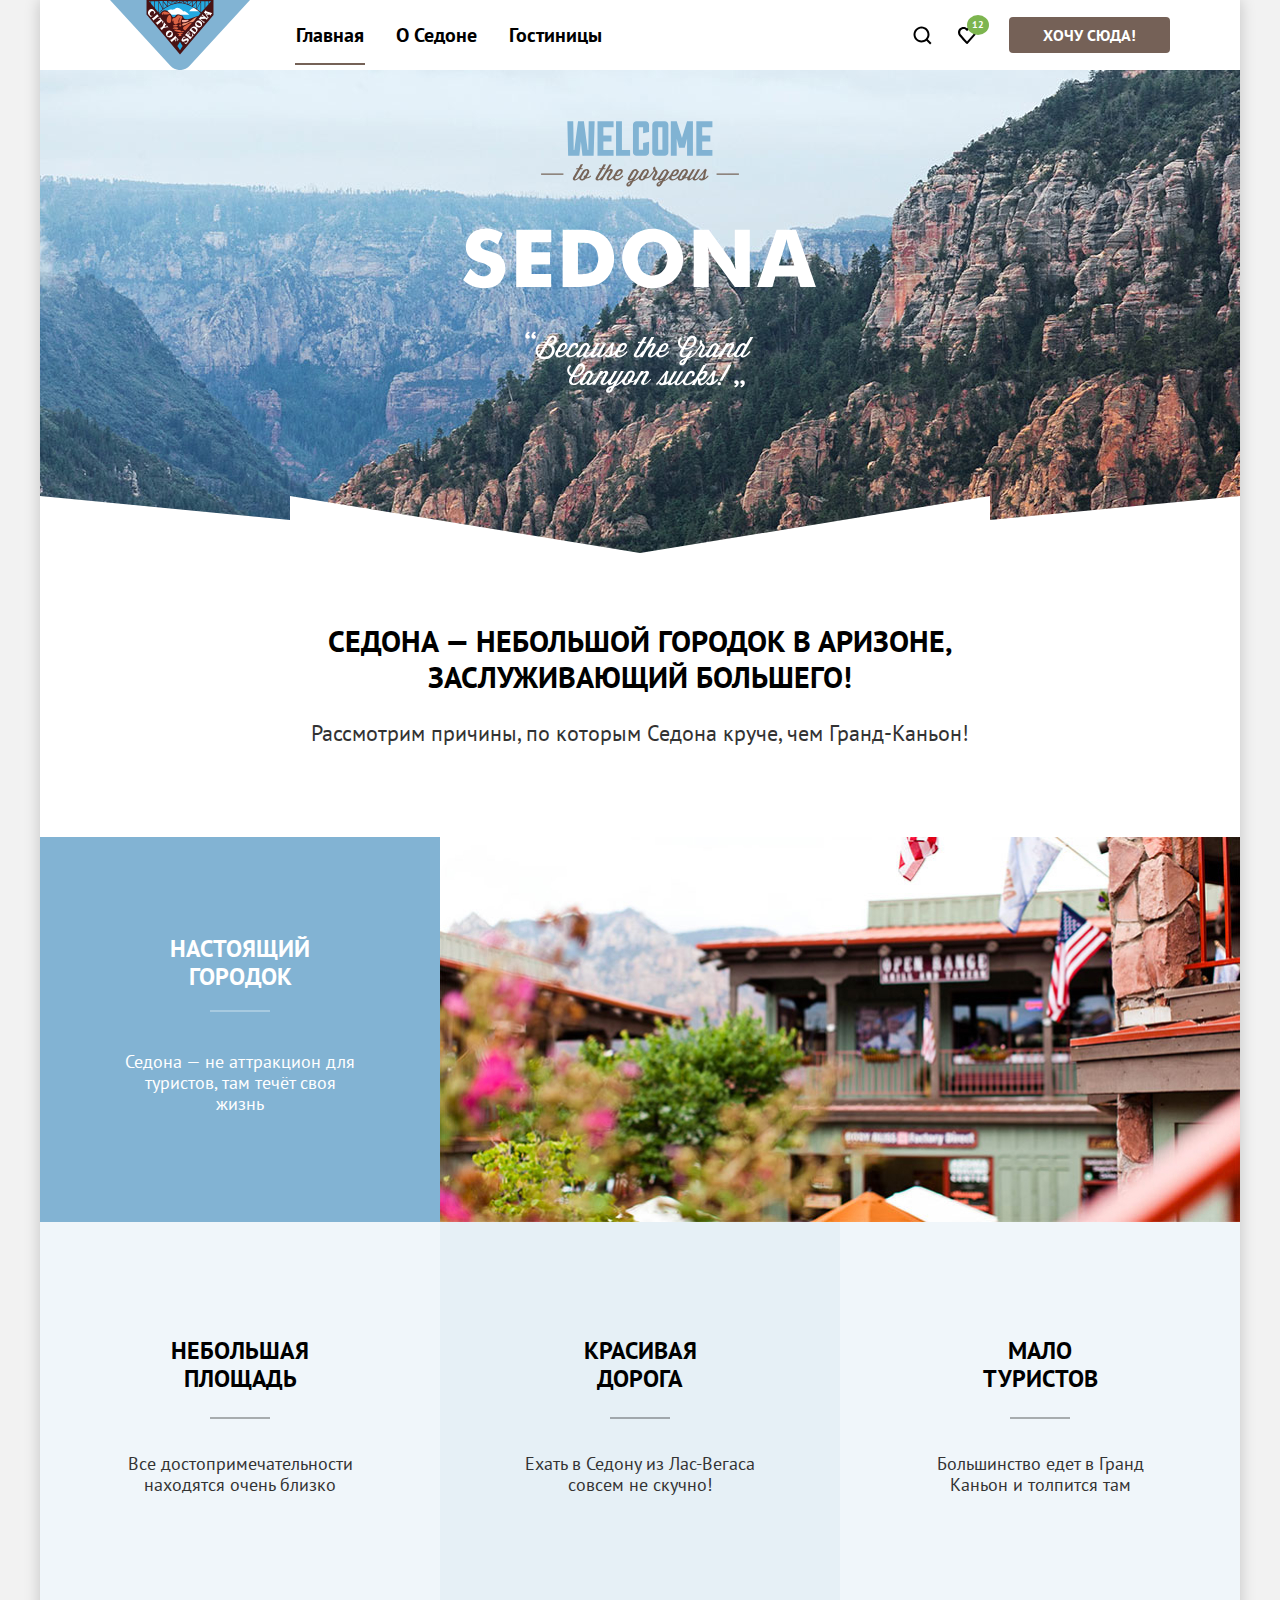
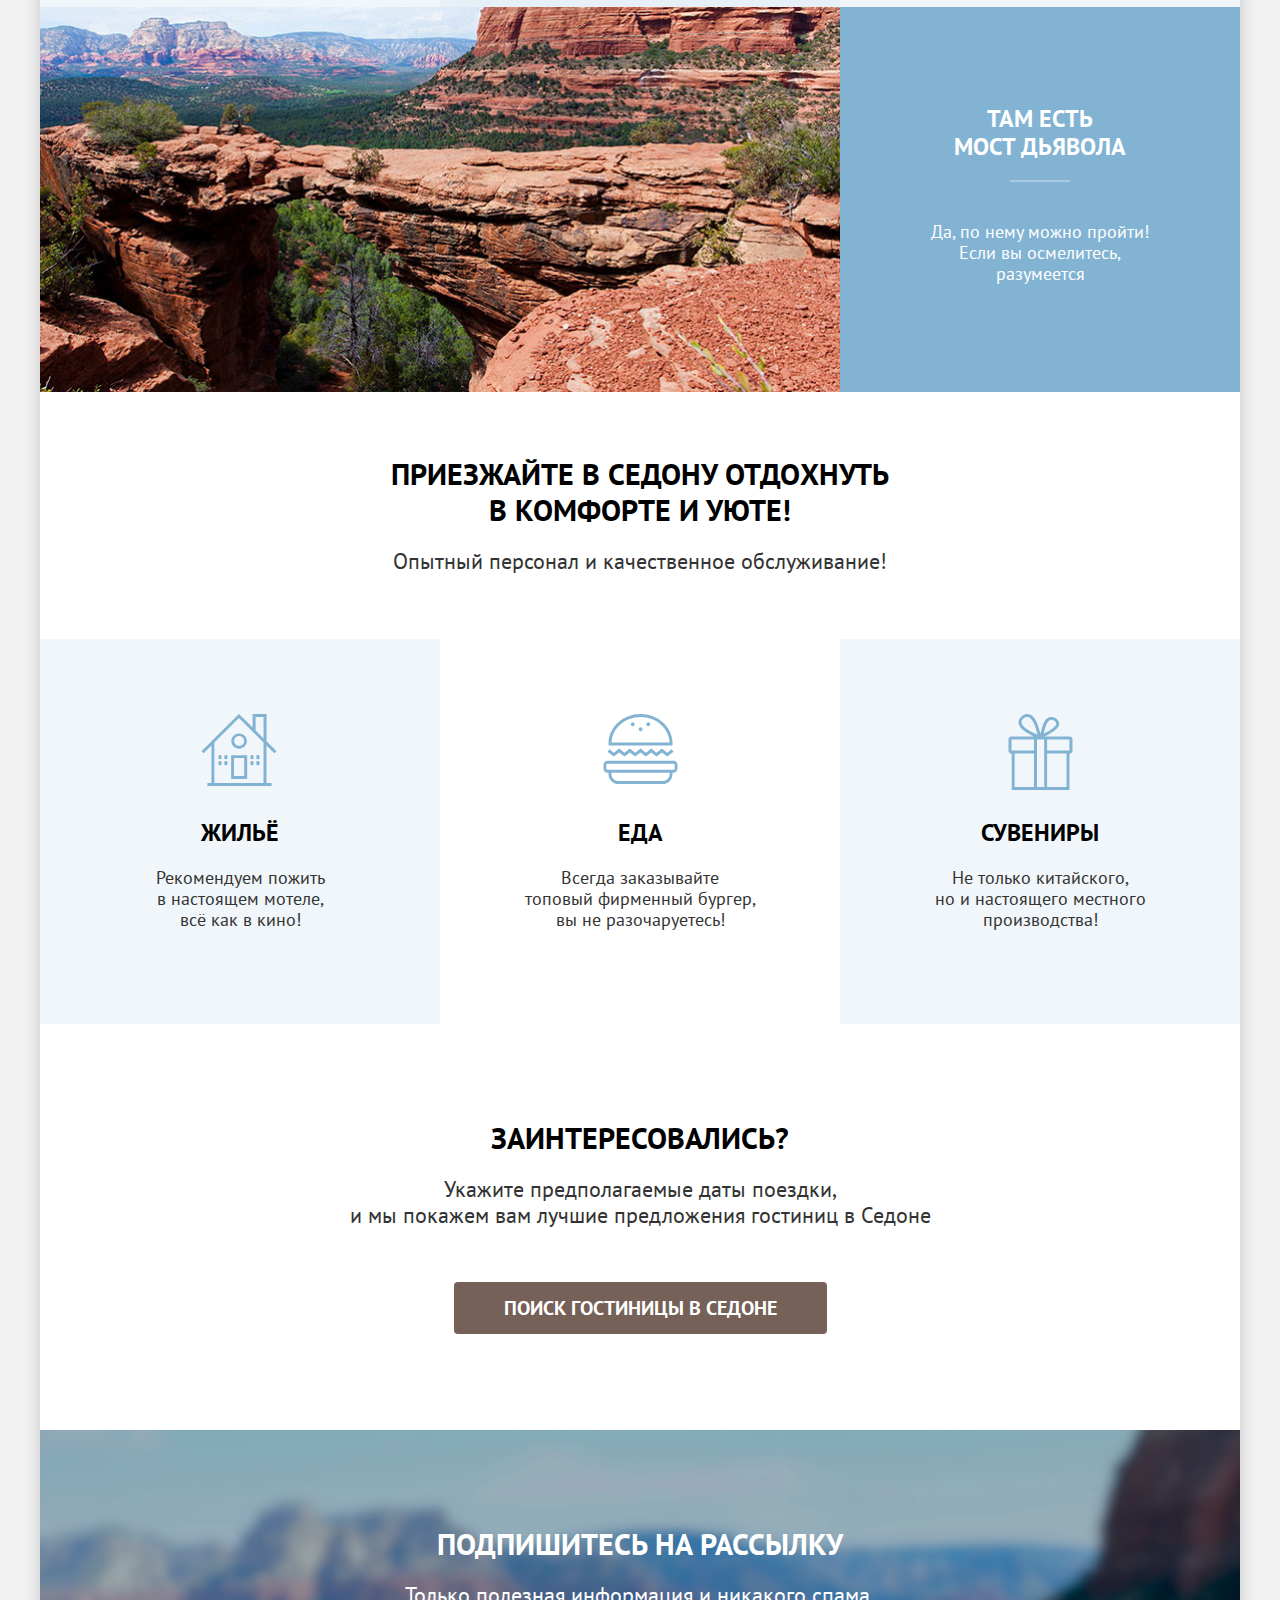
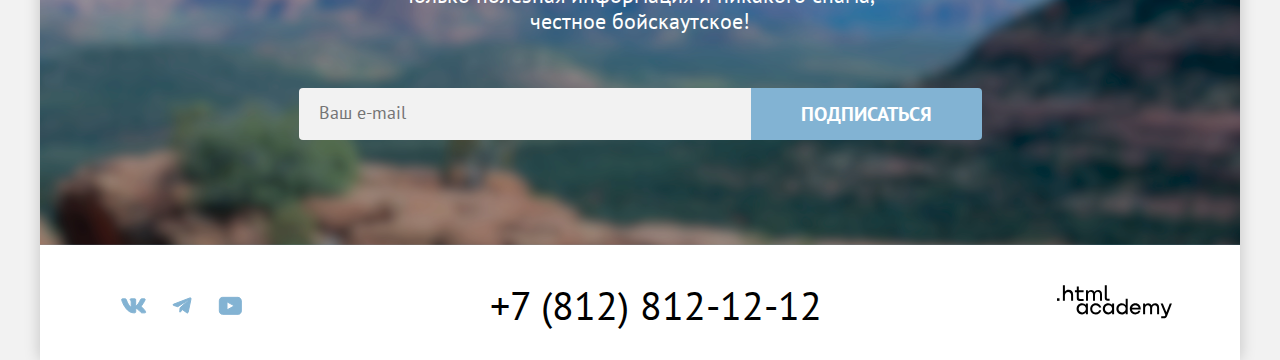
<file: index.html>
<!DOCTYPE html>
<html lang="ru">

  <head>
    <meta charset="utf-8">
    <meta name="viewport" content="width=device-width, initial-scale=1.0">
    <title>Гостиницы г.Седона</title>
    <link rel="stylesheet" href="styles/styles.css">

    <link rel="icon" type="image/png" sizes="32x32" href="favicon.ico">
  </head>

  <body>
    <div class="shell">
      <header class="main-header container" data-test="header">
        <nav class="navigation">
          <a href="#" class="navigation-logo reset-link">
            <img class="img-block" src="images/logo.svg" width="140" height="70" alt="Логотип сайта Седона">
          </a>
          <ul class="navigation-list list-reset">
            <li class="navigation-item">
              <a href="#" class="navigation-link navigation-link-current reset-link">Главная</a>
            </li>
            <li class="navigation-item">
              <a href="#" class="navigation-link reset-link">О Седоне</a>
            </li>
            <li class="navigation-item">
              <a href="catalog.html" class="navigation-link reset-link">Гостиницы</a>
            </li>
          </ul>
          <ul class="navigation-list navigation-user list-reset">
            <li class="navigation-item">
              <a href="#" class="navigation-link user-link-search reset-link">
                <span class="visually-hidden">Поиск</span>
              </a>
            </li>
            <li class="navigation-item">
              <a href="#" class="navigation-link user-link-heart reset-link">
                <span class="visually-hidden">12</span>
              </a>
            </li>
          </ul>
          <a href="#" class="header-button reset-link">Хочу сюда!</a>
        </nav>
      </header>

      <main class="main-index container" data-test="main">
        <div class="page-container">
          <h1 class="visually-hidden">Туристический городок Седона</h1>
          <section class="promo" data-test="hero">
            <h2 class="visually-hidden">О Седоне</h2>
            <div class="promo-picture">
              <img class="img-block" src="images/welcome.svg" width="458" height="352"
                alt="Welcome to the gorgeous Sedona, because the Grand Canyon sucks!">
            </div>
            <div class="promo-description">
              <p class="promo-title">Седона — небольшой городок в Аризоне, <br>заслуживающий большего!</p>
              <p class="promo-paragraph-text">Рассмотрим причины, по которым Седона круче, чем Гранд-Каньон!</p>
            </div>
          </section>

          <section class="advantages" data-test="advantages">
            <h2 class="visually-hidden">Премущества</h2>
            <ul class="advantages-list list-reset">
              <li class="advantages-list-item advantages-list-item-big">
                <div class="wrapper-discription-big">
                  <h3 class="subtitle subtitle-strip subtitle-light">Настоящий <br>городок</h3>
                  <p class="advantages-description advantages-description-light">Седона — не аттракцион для туристов, там
                    течёт своя жизнь</p>
                </div>
                <div class="about-city-picture">
                  <img class="img-block" src="images/photo-1.jpg" width="800" height="385" alt="Фотография города Седона">
                </div>
              </li>
              <li class="advantages-list-item advantages-list-item-color">
                <div class="wrapper-discription">
                  <h3 class="subtitle subtitle-strip">Небольшая <br>площадь</h3>
                  <p class="advantages-description">Все достопримечательности находятся очень близко</p>
                </div>
              </li>
              <li class="advantages-list-item advantages-list-item-center advantages-list-item-color">
                <div class="wrapper-discription">
                  <h3 class="subtitle subtitle-strip">Красивая <br> дорога</h3>
                  <p class="advantages-description">Ехать в Седону из Лас-Вегаса совсем не скучно!</p>
                </div>
              </li>
              <li class="advantages-list-item advantages-list-item-color">
                <div class="wrapper-discription">
                  <h3 class="subtitle subtitle-strip">Мало <br> туристов</h3>
                  <p class="advantages-description">Большинство едет в Гранд Каньон и толпится там</p>
                </div>
              </li>
              <li class="advantages-list-item advantages-list-item-big-reverse">
                <div class="wrapper-discription-big">
                  <h3 class="subtitle subtitle-strip subtitle-light">Там есть <br>мост дьявола</h3>
                  <p class="advantages-description advantages-description-light">Да, по нему можно пройти! Если вы
                    осмелитесь, разумеется</p>
                </div>
                <div class="about-city-picture">
                  <img class="img-block" src="images/photo-2.jpg" width="800" height="385" alt="Фотография скалистого моста">
                </div>
            </ul>
          </section>

          <section class="services">
            <div class="wrapper-services">
              <h2 class="visually-hidden">Услуги</h2>
              <p class="services-title">Приезжайте в Седону отдохнуть <br> в комфорте и уюте!</p>
              <p class="services-paragraph-text">Опытный персонал и качественное обслуживание!</p>
            </div>
            <div class="wrapper-services">
              <ul class="services-list list-reset">
                <li class="services-list-item">
                  <div class="services-wrapper">
                    <h3 class="subtitle subtitle-icon subtitle-icon-home">Жильё</h3>
                    <p class="services-list-item-text">Рекомендуем&nbsp;пожить в&nbsp;настоящем&nbsp;мотеле, всё&nbsp;как&nbsp;в&nbsp;кино!</p>
                  </div>
                </li>
                <li class="services-list-item services-list-item-center">
                  <div class="services-wrapper">
                    <h3 class="subtitle subtitle-icon subtitle-icon-food">Еда</h3>
                    <p class="services-list-item-text">Всегда&nbsp;заказывайте топовый&nbsp;фирменный&nbsp;бургер, вы не разочаруетесь!</p>
                  </div>
                  </li>
                <li class="services-list-item">
                  <div class="services-wrapper">
                    <h3 class="subtitle subtitle-icon subtitle-icon-souvenir">Сувениры</h3>
                    <p class="services-list-item-text">Не&nbsp;только&nbsp;китайского, но&nbsp;и&nbsp;настоящего&nbsp;местного производства!</p>
                  </div>
                </li>
              </ul>
            </div>
          </section>

          <section class="order" data-test="search">
            <div class="order-wrapper">
              <h2 class="title order-title">Заинтересовались?</h2>
              <p class="order-text">Укажите предполагаемые даты поездки, <br>и мы покажем вам лучшие предложения гостиниц в
                Седоне
              </p>
              <button class="button button-big button-modal-open" type="button">ПОИСК ГОСТИНИЦЫ В СЕДОНЕ</button>
            </div>
          </section>

          <section class="subscribe" data-test="subscribe">
            <h2 class="title subscribe-title">Подпишитесь на рассылку</h2>
            <p class="subscribe-description">Только полезная информация и никакого спама, <br> честное бойскаутское!</p>
            <form class="subscribe-form" action="https://echo.htmlacademy.ru/" method="post">
              <input class="subscribe-field" placeholder="Ваш e-mail" type="email" name="subscribe-email"
                id="subscribe-email" required>
              <button class="button subscribe-button" type="submit">Подписаться</button>
            </form>
          </section>
        </div>
      </main>

      <footer class="main-footer" data-test="footer">
        <div class="page-footer fotter-container">
          <ul class="footer-social footer-social-list list-reset">
            <li class="footer-social-item">
              <a class="footer-button reset-link" href="#">
                <svg class="icon-footer-social"  aria-hidden="true" focusable="false" width="48" height="41" viewBox="0 0 48 41" fill="none" xmlns="http://www.w3.org/2000/svg">
                  <path fill-rule="evenodd" clip-rule="evenodd" d="M35.1164 14.8044C35.2824 14.2584 35.1164 13.8564 34.3214 13.8564H31.6964C31.0284 13.8564 30.7204 14.2034 30.5534 14.5864C30.5534 14.5864 29.2184 17.7824 27.3274 19.8584C26.7154 20.4604 26.4374 20.6514 26.1034 20.6514C25.9364 20.6514 25.6854 20.4604 25.6854 19.9134V14.8044C25.6854 14.1484 25.5014 13.8564 24.9454 13.8564H20.8174C20.4004 13.8564 20.1494 14.1604 20.1494 14.4494C20.1494 15.0704 21.0954 15.2144 21.1924 16.9624V20.7604C21.1924 21.5934 21.0394 21.7444 20.7054 21.7444C19.8154 21.7444 17.6504 18.5334 16.3654 14.8594C16.1164 14.1444 15.8644 13.8564 15.1934 13.8564H12.5664C11.8164 13.8564 11.6664 14.2034 11.6664 14.5864C11.6664 15.2684 12.5564 18.6564 15.8114 23.1374C17.9814 26.1974 21.0364 27.8564 23.8194 27.8564C25.4884 27.8564 25.6944 27.4884 25.6944 26.8534V24.5404C25.6944 23.8034 25.8524 23.6564 26.3814 23.6564C26.7714 23.6564 27.4384 23.8484 28.9964 25.3234C30.7764 27.0724 31.0694 27.8564 32.0714 27.8564H34.6964C35.4464 27.8564 35.8224 27.4884 35.6064 26.7604C35.3684 26.0364 34.5184 24.9854 33.3914 23.7384C32.7794 23.0284 31.8614 22.2634 31.5824 21.8804C31.1934 21.3894 31.3044 21.1704 31.5824 20.7334C31.5824 20.7334 34.7824 16.3074 35.1154 14.8044H35.1164Z"/>
                  </svg>
                <span class="visually-hidden">Вконтакте</span>
              </a>
            </li>
            <li class="footer-social-item">
              <a class="footer-button reset-link" href="#">
                <svg class="icon-footer-social" aria-hidden="true" focusable="false" width="48" height="41" viewBox="0 0 48 41" fill="none" xmlns="http://www.w3.org/2000/svg">
                  <path d="M31.785 12.9557L15.8405 19.1042C14.7523 19.5413 14.7586 20.1483 15.6408 20.419L19.7344 21.696L29.2058 15.7201C29.6537 15.4477 30.0629 15.5942 29.7265 15.8928L22.0528 22.8183H22.051L22.0528 22.8192L21.7705 27.0387C22.1841 27.0387 22.3667 26.8489 22.5987 26.625L24.5871 24.6915L28.7229 27.7464C29.4855 28.1664 30.0332 27.9506 30.2229 27.0405L32.9379 14.2453C33.2158 13.1311 32.5126 12.6266 31.785 12.9557Z"/>
                  </svg>
                <span class="visually-hidden">Телеграмм</span>
              </a>
            </li>
            <li class="footer-social-item">
              <a class="footer-button reset-link" href="#">
                <svg class="icon-footer-social" aria-hidden="true" focusable="false" width="48" height="41" viewBox="0 0 48 41" fill="none" xmlns="http://www.w3.org/2000/svg">
                  <path d="M31.9402 12.3564H16.5074C14.6467 12.3564 13.3333 13.9502 13.3333 15.7564V25.8502C13.3333 27.7627 14.6467 29.3564 16.5074 29.3564H32.1591C33.8009 29.3564 35.3333 27.7627 35.3333 25.9564V15.7564C35.1143 13.9502 33.8009 12.3564 31.9402 12.3564ZM20.9949 24.8939V16.8189L28.3283 20.8564L20.9949 24.8939Z"/>
                  </svg>
                <span class="visually-hidden">Ютуб</span>
              </a>
            </li>
          </ul>

          <div class="footer-phone">
            <a href="tel:+78128121212" class="footer-phone-link footer-phone-link-main reset-link">+7 (812) 812-12-12</a>
          </div>

          <div class="footer-logo">
            <a href="https://htmlacademy.ru/intensive/htmlcss" class="footer-logo-link footer-logo-link-main reset-link">
              <svg class="footer-logo-link-svg" width="115" height="34" viewBox="0 0 115 34" fill="none" xmlns="http://www.w3.org/2000/svg">
                <path d="M0 13.2564V15.8564H2.5V13.2564H0Z"/>
                <path d="M11.6 4.85645C10 4.85645 8.8 5.55645 8 6.55645H7.9V0.356445H5.9V15.8564H7.9V10.5564C7.9 8.45645 9.2 6.95645 11.2 6.95645C13 6.95645 14.1 8.35645 14.1 10.1564V15.8564H16.1V9.75644C16.2 6.75644 14.3 4.85645 11.6 4.85645Z"/>
                <path d="M26.6 5.15645H21.8V1.45645H19.8V5.25645H17.9V7.25645H19.8V13.2564C19.8 14.9564 20.8 15.9564 22.5 15.9564H26.6V13.9564H22.9C22.2 13.9564 21.8 13.5564 21.8 12.8564V7.15645H26.6V5.15645Z"/>
                <path d="M41.1 4.95645C39.5 4.95645 38.2 5.75644 37.6 7.05645H37.5C36.9 5.85645 35.7 4.95645 34.1 4.95645C32.7 4.95645 31.6 5.75645 31 6.75645H30.9V5.15645H29V15.7564H31V10.3564C31 8.35645 32 6.85645 33.6 6.85645C35.1 6.85645 36 7.85645 36 9.45645V15.7564H38V10.1564C38 7.75645 39.4 6.85645 40.6 6.85645C42.1 6.85645 43 7.85645 43 9.45645V15.7564H45V9.25644C45.1 6.75644 43.6 4.95645 41.1 4.95645Z"/>
                <path d="M47.8 13.0564C47.8 14.7564 48.8 15.7564 50.6 15.7564H52.6V13.7564H50.9C50.2 13.7564 49.8 13.3564 49.8 12.6564V0.356445H47.8V13.0564Z"/>
                <path d="M28.9 20.0564C28 18.9564 26.7 18.2564 25 18.2564C21.9 18.2564 19.6 20.5564 19.6 23.8564C19.6 27.1564 21.9 29.4564 25 29.4564C26.8 29.4564 28 28.6564 28.8 27.5564H28.9V29.1564H30.9V18.5564H28.9V20.0564ZM25.3 27.4564C23.1 27.4564 21.7 25.8564 21.7 23.8564C21.7 21.8564 23.1 20.2564 25.3 20.2564C27.5 20.2564 28.9 21.8564 28.9 23.8564C28.9 25.7564 27.5 27.4564 25.3 27.4564Z"/>
                <path d="M44.2 22.3564C43.7 19.9564 41.6 18.2564 38.8 18.2564C35.4 18.2564 33.2 20.7564 33.2 23.8564C33.2 26.9564 35.4 29.4564 38.8 29.4564C41.6 29.4564 43.7 27.6564 44.2 25.2564H42.1C41.7 26.5564 40.4 27.5564 38.8 27.5564C36.6 27.5564 35.2 25.9564 35.2 23.9564C35.2 21.9564 36.6 20.3564 38.8 20.3564C40.4 20.3564 41.6 21.3564 42.1 22.5564H44.2V22.3564Z"/>
                <path d="M55.1 20.0564C54.2 18.9564 52.9 18.2564 51.2 18.2564C48.1 18.2564 45.8 20.5564 45.8 23.8564C45.8 27.1564 48.1 29.4564 51.2 29.4564C53 29.4564 54.2 28.6564 55 27.5564H55.1V29.1564H57.1V18.5564H55.1V20.0564ZM51.5 27.4564C49.3 27.4564 47.9 25.8564 47.9 23.8564C47.9 21.8564 49.3 20.2564 51.5 20.2564C53.7 20.2564 55.1 21.8564 55.1 23.8564C55.1 25.7564 53.6 27.4564 51.5 27.4564Z"/>
                <path d="M68.7 20.1564C67.8 19.0564 66.5 18.2564 64.8 18.2564C61.7 18.2564 59.4 20.5564 59.4 23.8564C59.4 27.1564 61.6 29.4564 64.8 29.4564C66.5 29.4564 67.8 28.6564 68.6 27.6564H68.7V29.1564H70.7V13.7564H68.7V20.1564ZM65.1 27.4564C62.9 27.4564 61.5 25.8564 61.5 23.8564C61.5 21.8564 62.9 20.2564 65.1 20.2564C67.3 20.2564 68.7 21.8564 68.7 23.8564C68.6 25.8564 67.2 27.4564 65.1 27.4564Z"/>
                <path d="M78.3 18.2564C75 18.2564 72.8 20.7564 72.8 23.8564C72.8 26.8564 74.9 29.4564 78.3 29.4564C80.8 29.4564 82.8 28.1564 83.5 25.8564H81.4C80.9 26.8564 79.8 27.4564 78.4 27.4564C76.5 27.4564 75.1 26.1564 75 24.5564H83.8C84 20.9564 81.8 18.2564 78.3 18.2564ZM78.3 20.1564C80 20.1564 81.3 21.1564 81.6 22.7564H75.1C75.4 21.2564 76.6 20.1564 78.3 20.1564Z"/>
                <path d="M98.2 18.2564C96.6 18.2564 95.3 19.0564 94.6 20.2564H94.5C93.9 19.0564 92.7 18.2564 91.1 18.2564C89.7 18.2564 88.6 18.9564 88 20.0564V18.5564H86.1V29.1564H88.1V23.7564C88.1 21.7564 89.1 20.3564 90.7 20.2564C92.2 20.2564 93.1 21.2564 93.1 22.8564V29.1564H95.1V23.5564C95.1 21.1564 96.5 20.2564 97.7 20.2564C99.2 20.2564 100.1 21.2564 100.1 22.8564V29.1564H102.1V22.6564C102.2 20.0564 100.7 18.2564 98.2 18.2564Z"/>
                <path d="M109.4 27.3564L105.8 18.4564H103.6L108.4 30.0564C108.1 30.9564 107.7 31.2564 106.7 31.2564H104.2V33.2564H106.7C108.5 33.2564 109.5 32.4564 110.2 30.6564L114.9 18.4564H112.8L109.4 27.3564Z"/>
                </svg>
            </a>
          </div>
        </div>
      </footer>

      <div class="modal-container modal-container-close">
        <div class="modal modal-auth">
          <button class="modal-close-button" type="button">
            <span class="visually-hidden">Закрыть</span>
          </button>
          <section class="modal-content">
            <h2 class="modal-title">Поиск гостиницы в Седоне</h2>
            <form class="form-modal" action="https://echo.htmlacademy.ru/" method="get">
              <div class="field-group field-group-start">
                <label class="label-modal label-modal-start" for="modal-input-start" >
                  <span class="inscription">Дата Заезда:</span>
                </label>
                <input class="modal-input modal-input-start" type="text" id="modal-input-start" name="Check-in-date" value="27 апреля 2020" placeholder="Укажите дату" required>
                <p class="auxiliary-label auxiliary-label-color">Мы не можем отправить вас в прошлое.</p>
              </div>

              <div class="field-group field-group-finish">
                <label class="label-modal label-modal-finish" for="modal-input-finish" >
                  <span class="inscription">Дата Выезда:</span>
                </label>
                <input class="modal-input" type="text" id="modal-input-finish" name="Check-out-date" value="1 сентября 2021" placeholder="Укажите дату" required>
                <p class="auxiliary-label">На эти даты есть свободные номера. Пока есть.</p>
              </div>

              <div class="container-modal-children-parent">
                <div class="field-group-bottom field-group-bottom-left">
                  <p class="field-bottom-title">Взрослые:</p>
                  <div class="field-bottom-wrapper">
                    <button class="button-modal-mini button-diminution" type="button" aria-label="Уменьшить количество">
                    </button>
                    <label class="visually-hidden" for="number-of-persons-adult">Количество человек</label>
                    <input class="number-of-people" type="number" id="number-of-persons-adult" name="number-people" placeholder="2">
                    <button class="button-modal-mini button-raising" type="button" aria-label="Увеличить количество">
                    </button>
                  </div>
                </div>
                <div class="field-group-bottom field-group-bottom-right">
                  <p class="field-bottom-title field-bottom-title-children">Дети:</p>
                  <svg class="svg-icon-children" width="26" height="26" viewBox="0 0 26 26" fill="none" xmlns="http://www.w3.org/2000/svg">
                    <circle cx="13" cy="13" r="13" fill="#83B3D3"/>
                    <path fill-rule="evenodd" clip-rule="evenodd" d="M12 7H14V9H12V7ZM14 19H12V10H14V19Z" fill="white"/>
                    </svg>
                  <span class="tooltip-open tooltip-close">
                    Укажите количество детей, которые будут с вами, возраст которых от 6 до 18 лет.
                    Дети до 6 лет размещаются бесплатно.
                  </span>
                  <div class="field-bottom-wrapper">
                    <button class="button-modal-mini button-diminution" type="button" aria-label="Уменьшить количество">
                    </button>
                    <label class="visually-hidden" for="number-of-persons-kid">Количество человек</label>
                    <input class="number-of-people" type="number" id="number-of-persons-kid" name="number-people" placeholder="2">
                    <button class="button-modal-mini button-raising" type="button" aria-label="Увеличить количество">
                    </button>
                  </div>
                </div>
              </div>
              <button class="button-modal" type="submit">Найти</button>
            </form>
          </section>
        </div>
      </div>
    </div>
    <script src="script.js"></script>
  </body>

</html>
</file>
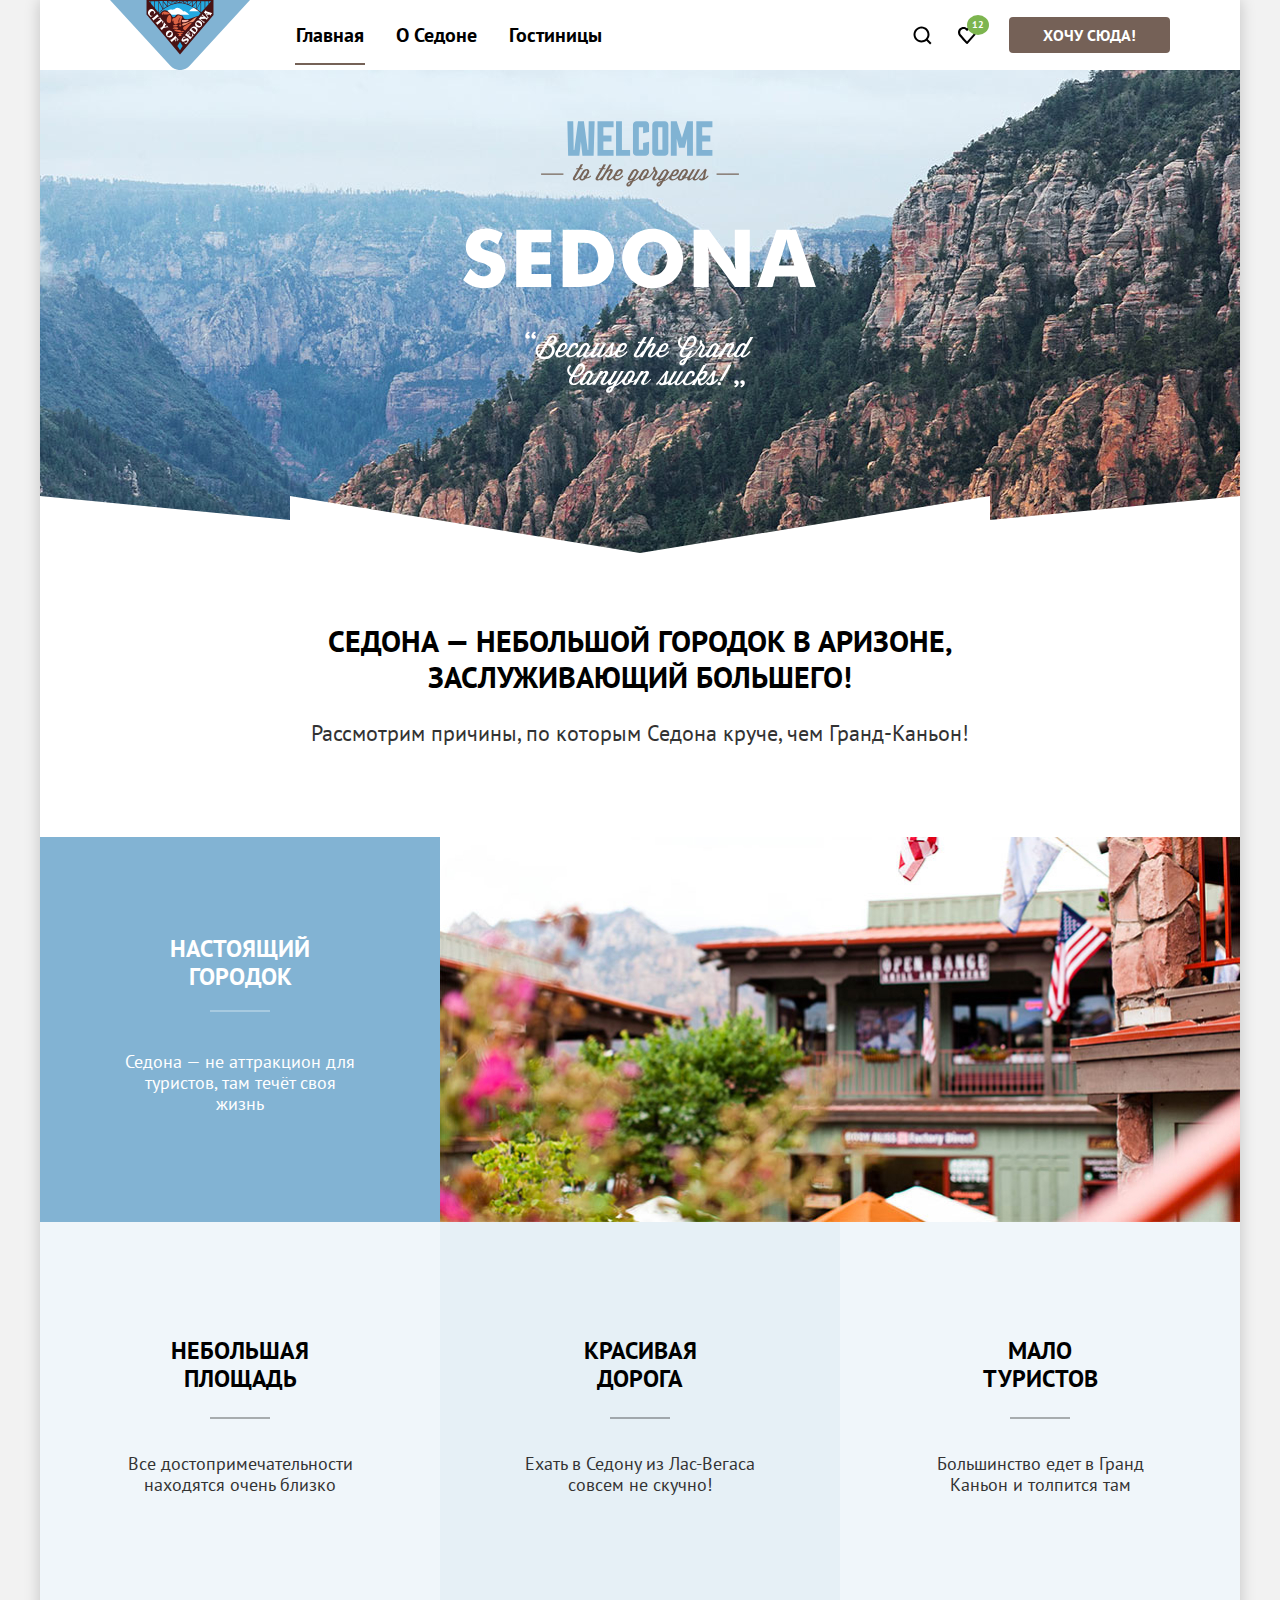
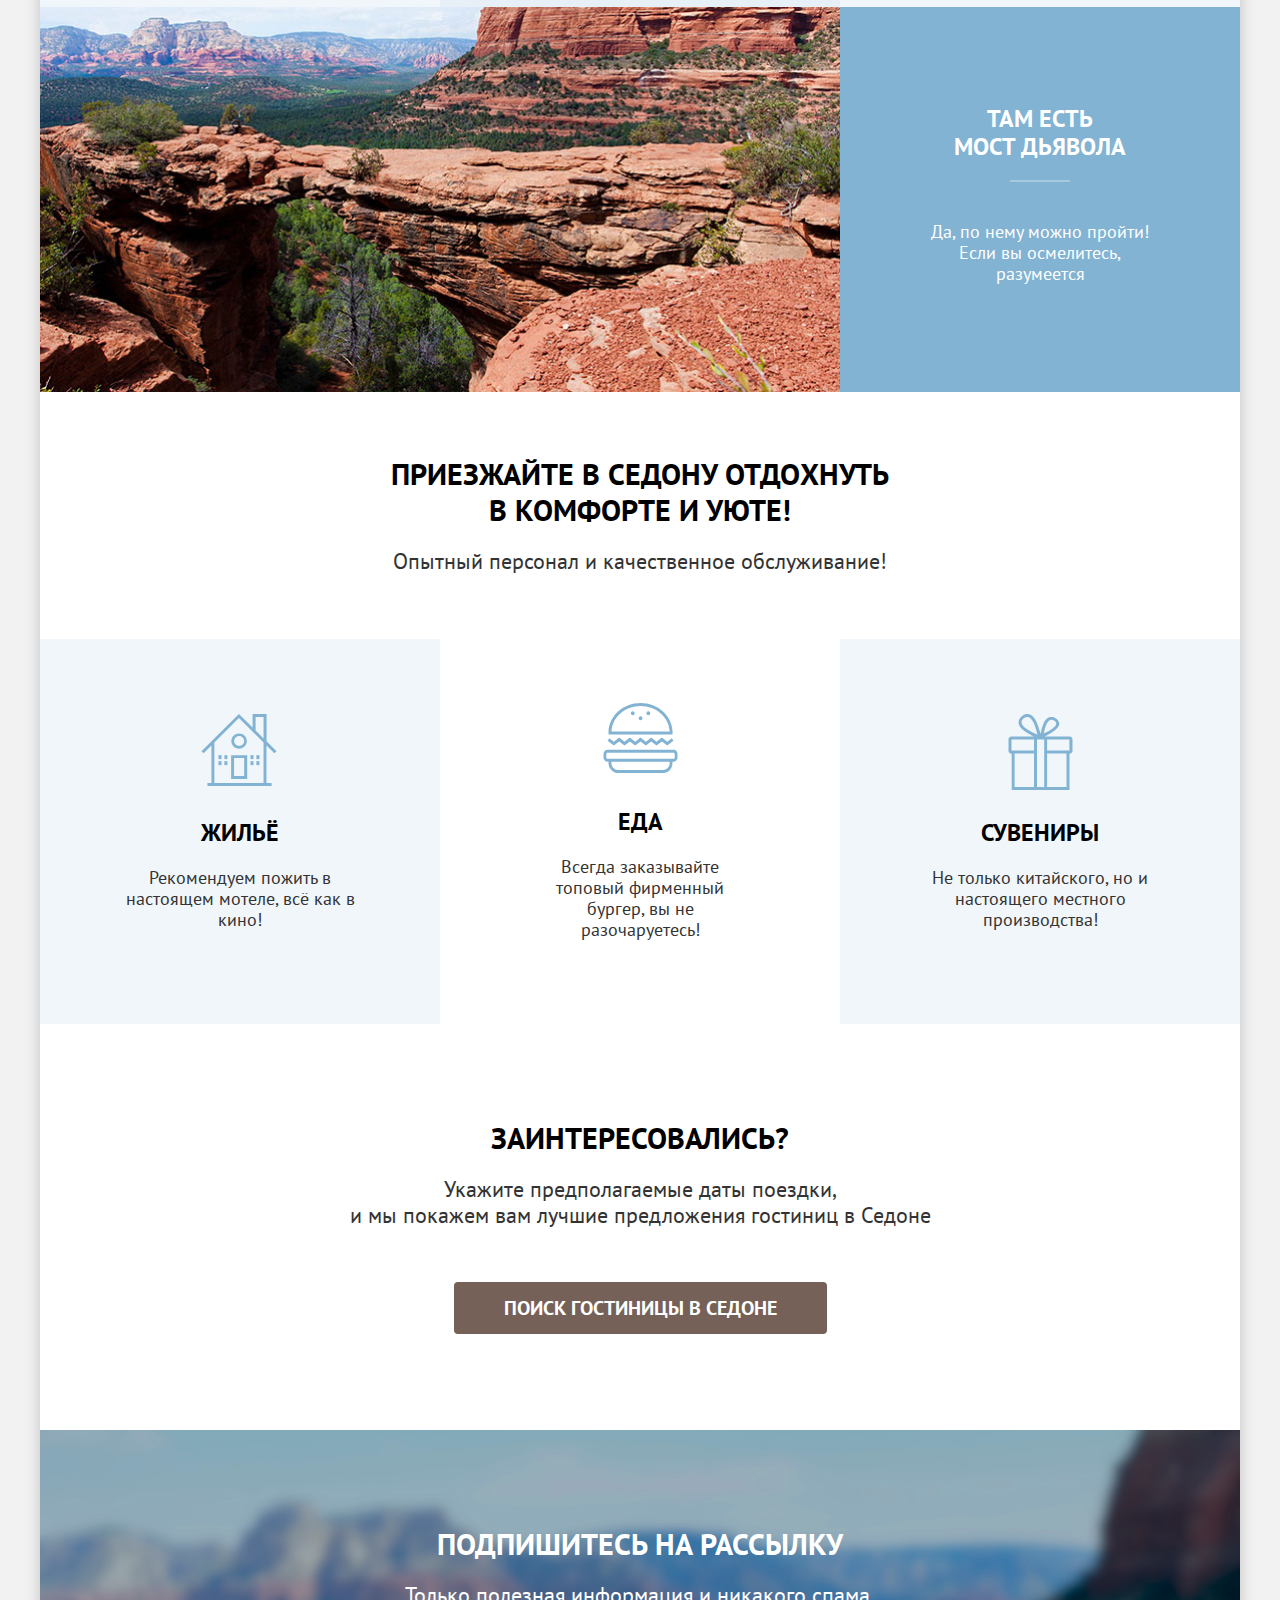
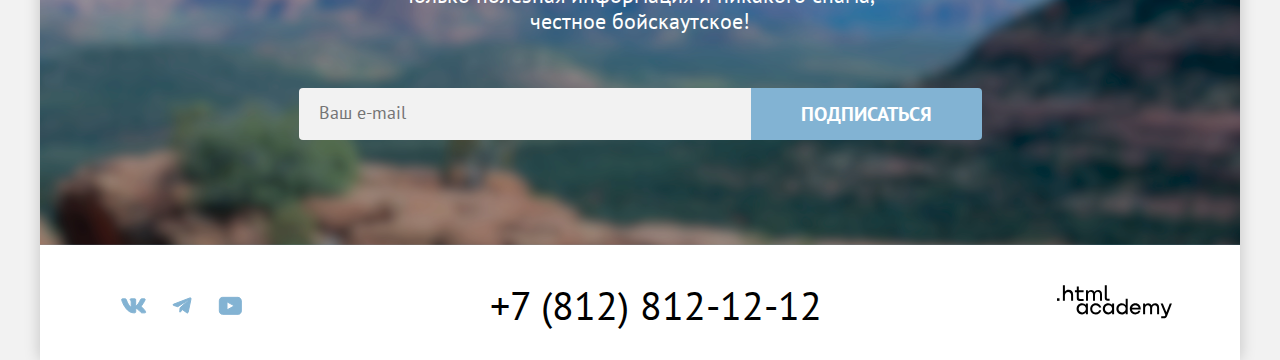
<file: 1/index.html>
<!DOCTYPE html>
<html lang="ru">

  <head>
    <meta charset="utf-8">
    <meta name="viewport" content="width=device-width, initial-scale=1.0">
    <title>Гостиницы г.Седона</title>
    <link rel="stylesheet" href="styles/styles.css">
    <base href="https://htmlacademy-htmlcss.github.io/2657291-sedona-2/1/">
</head>

  <body>
    <div class="shell">
      <header class="main-header container" data-test="header">
        <nav class="navigation">
          <a href="#" class="navigation-logo">
            <img src="images/logo.svg" width="140" height="70" alt="Логотип сайта Седона">
          </a>
          <ul class="navigation-list list-reset">
            <li class="navigation-item">
              <a href="#" class="navigation-link navigation-link-current">Главная</a>
            </li>
            <li class="navigation-item">
              <a href="#" class="navigation-link">О Седоне</a>
            </li>
            <li class="navigation-item">
              <a href="catalog.html" class="navigation-link">Гостиницы</a>
            </li>
          </ul>
          <ul class="navigation-list navigation-user list-reset">
            <li class="navigation-item">
              <a href="#" class="navigation-link user-link-search">
                <span class="visually-hidden">Поиск</span>
              </a>
            </li>
            <li class="navigation-item">
              <a href="#" class="navigation-link user-link-heart">
                <span class="visually-hidden">12</span>
              </a>
            </li>
          </ul>
          <a href="#" class="header-button">Хочу сюда!</a>
        </nav>
      </header>

      <main class="main-index container" data-test="main">
        <div class="page-container">
          <h1 class="visually-hidden">Туристический городок Седона</h1>
          <section class="promo" data-test="hero">
            <div class="promo-picture">
              <img src="images/welcome.svg" width="458" height="352"
                alt="Welcome to the gorgeous Sedona, because the Grand Canyon sucks!">
            </div>
            <div class="promo-description">
              <p class="promo-title">Седона — небольшой городок в Аризоне, <br>заслуживающий большего!</p>
              <p class="promo-paragraph-text">Рассмотрим причины, по которым Седона круче, чем Гранд-Каньон!</p>
            </div>
          </section>

          <section class="advantages" data-test="advantages">
            <h2 class="visually-hidden">Премущества</h2>
            <ul class="advantages-list list-reset">
              <li class="advantages-list-item advantages-list-item-big">
                <div class="wrapper-discription-big">
                  <h3 class="subtitle subtitle-strip subtitle-light">Настоящий <br>городок</h3>
                  <p class="advantages-description advantages-description-light">Седона — не аттракцион для туристов, там
                    течёт своя жизнь</p>
                </div>
                <div class="about-city-picture">
                  <img src="images/photo-1.jpg" width="800" heigth="385" alt="Фотография города Седона">
                </div>
              </li>
              <li class="advantages-list-item">
                <div class="wrapper-discription">
                  <h3 class="subtitle subtitle-strip">Небольшая <br>площадь</h3>
                  <p class="advantages-description">Все достопримечательности находятся очень близко</p>
                </div>
              </li>
              <li class="advantages-list-item advantages-list-item-center">
                <div class="wrapper-discription">
                  <h3 class="subtitle subtitle-strip">Красивая <br> дорога</h3>
                  <p class="advantages-description">Ехать в Седону из Лас-Вегаса совсем не скучно!</p>
                </div>
              </li>
              <li class="advantages-list-item">
                <div class="wrapper-discription">
                  <h3 class="subtitle subtitle-strip">Мало <br> туристов</h3>
                  <p class="advantages-description">Большинство едет в Гранд Каньон и толпится там</p>
                </div>
              </li>
              <li class="advantages-list-item advantages-list-item-big-reverse">
                <div class="wrapper-discription-big">
                  <h3 class="subtitle subtitle-strip subtitle-light">Там есть <br>мост дьявола</h3>
                  <p class="advantages-description advantages-description-light">Да, по нему можно пройти! Если вы
                    осмелитесь, разумеется</p>
                </div>
                <div class="about-city-picture">
                  <img src="images/photo-2.jpg" width="800" heigth="385" alt="Фотография скалистого моста">
                </div>
            </ul>
          </section>

          <section class="services">
            <div class="wrapper-services">
              <h2 class="visually-hidden">Услуги</h2>
              <p class="services-title">Приезжайте в Седону отдохнуть <br> в комфорте и уюте!</p>
              <p class="services-paragraph-text">Опытный персонал и качественное обслуживание!</p>
            </div>
            <div class="wrapper-services">
              <ul class="services-list list-reset">
                <li class="services-list-item">
                  <div class="services-wrapper">
                    <h3 class="subtitle subtitle-icon subtitle-icon-home">Жильё</h3>
                    <p class="services-list-item-text">Рекомендуем пожить в настоящем мотеле, всё как в кино!</p>
                  </div>
                </li>
                <li class="services-list-item services-list-item-center">
                  <div class="services-wrapper">
                    <h3 class="subtitle subtitle-icon subtitle-icon-food">Еда</h3>
                    <p class="services-list-item-text">Всегда заказывайте топовый фирменный бургер, вы не разочаруетесь!</p>
                  </div>
                  </li>
                <li class="services-list-item">
                  <div class="services-wrapper">
                    <h3 class="subtitle subtitle-icon subtitle-icon-souvenir">Сувениры</h3>
                    <p class="services-list-item-text">Не только китайского, но и настоящего местного производства!</p>
                  </div>
                </li>
              </ul>
            </div>
          </section>

          <section class="order" data-test="search">
            <div class="order-wrapper">
              <h2 class="title order-title">Заинтересовались?</h2>
              <p class="order-text">Укажите предполагаемые даты поездки, <br>и мы покажем вам лучшие предложения гостиниц в
                Седоне
              </p>
              <button class="button button-big button-modal-open" type="button">ПОИСК ГОСТИНИЦЫ В СЕДОНЕ</button>
            </div>
          </section>

          <section class="subscribe" data-test="subscribe">
            <h2 class="title subscribe-title">Подпишитесь на рассылку</h2>
            <p class="subscribe-description">Только полезная информация и никакого спама, <br> честное бойскаутское!</p>
            <form action="https://echo.htmlacademy.ru/" method="post" class="subscribe-form">
              <input class="subscribe-field" placeholder="Ваш e-mail" type="email" name="subscribe-email"
                id="subscribe-email" required>
              <button class="button subscribe-button" type="submit">Подписаться</button>
            </form>
          </section>
        </div>
      </main>

      <footer class="main-footer" data-test="footer">
        <div class="page-footer fotter-container">
          <ul class="footer-social footer-social-list list-reset">
            <li class="footer-social-item">
              <a class="footer-button" href="#">
                <svg class="icon-footer-social"  aria-hidden="true" focusable="false" width="48" height="41" viewBox="0 0 48 41" fill="none" xmlns="http://www.w3.org/2000/svg">
                  <path fill-rule="evenodd" clip-rule="evenodd" d="M35.1164 14.8044C35.2824 14.2584 35.1164 13.8564 34.3214 13.8564H31.6964C31.0284 13.8564 30.7204 14.2034 30.5534 14.5864C30.5534 14.5864 29.2184 17.7824 27.3274 19.8584C26.7154 20.4604 26.4374 20.6514 26.1034 20.6514C25.9364 20.6514 25.6854 20.4604 25.6854 19.9134V14.8044C25.6854 14.1484 25.5014 13.8564 24.9454 13.8564H20.8174C20.4004 13.8564 20.1494 14.1604 20.1494 14.4494C20.1494 15.0704 21.0954 15.2144 21.1924 16.9624V20.7604C21.1924 21.5934 21.0394 21.7444 20.7054 21.7444C19.8154 21.7444 17.6504 18.5334 16.3654 14.8594C16.1164 14.1444 15.8644 13.8564 15.1934 13.8564H12.5664C11.8164 13.8564 11.6664 14.2034 11.6664 14.5864C11.6664 15.2684 12.5564 18.6564 15.8114 23.1374C17.9814 26.1974 21.0364 27.8564 23.8194 27.8564C25.4884 27.8564 25.6944 27.4884 25.6944 26.8534V24.5404C25.6944 23.8034 25.8524 23.6564 26.3814 23.6564C26.7714 23.6564 27.4384 23.8484 28.9964 25.3234C30.7764 27.0724 31.0694 27.8564 32.0714 27.8564H34.6964C35.4464 27.8564 35.8224 27.4884 35.6064 26.7604C35.3684 26.0364 34.5184 24.9854 33.3914 23.7384C32.7794 23.0284 31.8614 22.2634 31.5824 21.8804C31.1934 21.3894 31.3044 21.1704 31.5824 20.7334C31.5824 20.7334 34.7824 16.3074 35.1154 14.8044H35.1164Z"/>
                  </svg>
                <span class="visually-hidden">Вконтакте</span>
              </a>
            </li>
            <li class="footer-social-item">
              <a class="footer-button" href="#">
                <svg class="icon-footer-social" aria-hidden="true" focusable="false" width="48" height="41" viewBox="0 0 48 41" fill="none" xmlns="http://www.w3.org/2000/svg">
                  <path d="M31.785 12.9557L15.8405 19.1042C14.7523 19.5413 14.7586 20.1483 15.6408 20.419L19.7344 21.696L29.2058 15.7201C29.6537 15.4477 30.0629 15.5942 29.7265 15.8928L22.0528 22.8183H22.051L22.0528 22.8192L21.7705 27.0387C22.1841 27.0387 22.3667 26.8489 22.5987 26.625L24.5871 24.6915L28.7229 27.7464C29.4855 28.1664 30.0332 27.9506 30.2229 27.0405L32.9379 14.2453C33.2158 13.1311 32.5126 12.6266 31.785 12.9557Z"/>
                  </svg>
                <span class="visually-hidden">Телеграмм</span>
              </a>
            </li>
            <li class="footer-social-item">
              <a class="footer-button" href="#">
                <svg class="icon-footer-social" aria-hidden="true" focusable="false" width="48" height="41" viewBox="0 0 48 41" fill="none" xmlns="http://www.w3.org/2000/svg">
                  <path d="M31.9402 12.3564H16.5074C14.6467 12.3564 13.3333 13.9502 13.3333 15.7564V25.8502C13.3333 27.7627 14.6467 29.3564 16.5074 29.3564H32.1591C33.8009 29.3564 35.3333 27.7627 35.3333 25.9564V15.7564C35.1143 13.9502 33.8009 12.3564 31.9402 12.3564ZM20.9949 24.8939V16.8189L28.3283 20.8564L20.9949 24.8939Z"/>
                  </svg>
                <span class="visually-hidden">Ютуб</span>
              </a>
            </li>
          </ul>

          <div class="footer-phone">
            <a href="tel:+78128121212" class="footer-phone-link">+7 (812) 812-12-12</a>
          </div>

          <div class="footer-logo">
            <a href="#" class="footer-logo-link">
              <svg class="footer-logo-link-svg" width="115" height="34" viewBox="0 0 115 34" fill="none" xmlns="http://www.w3.org/2000/svg">
                <path d="M0 13.2564V15.8564H2.5V13.2564H0Z"/>
                <path d="M11.6 4.85645C10 4.85645 8.8 5.55645 8 6.55645H7.9V0.356445H5.9V15.8564H7.9V10.5564C7.9 8.45645 9.2 6.95645 11.2 6.95645C13 6.95645 14.1 8.35645 14.1 10.1564V15.8564H16.1V9.75644C16.2 6.75644 14.3 4.85645 11.6 4.85645Z"/>
                <path d="M26.6 5.15645H21.8V1.45645H19.8V5.25645H17.9V7.25645H19.8V13.2564C19.8 14.9564 20.8 15.9564 22.5 15.9564H26.6V13.9564H22.9C22.2 13.9564 21.8 13.5564 21.8 12.8564V7.15645H26.6V5.15645Z"/>
                <path d="M41.1 4.95645C39.5 4.95645 38.2 5.75644 37.6 7.05645H37.5C36.9 5.85645 35.7 4.95645 34.1 4.95645C32.7 4.95645 31.6 5.75645 31 6.75645H30.9V5.15645H29V15.7564H31V10.3564C31 8.35645 32 6.85645 33.6 6.85645C35.1 6.85645 36 7.85645 36 9.45645V15.7564H38V10.1564C38 7.75645 39.4 6.85645 40.6 6.85645C42.1 6.85645 43 7.85645 43 9.45645V15.7564H45V9.25644C45.1 6.75644 43.6 4.95645 41.1 4.95645Z"/>
                <path d="M47.8 13.0564C47.8 14.7564 48.8 15.7564 50.6 15.7564H52.6V13.7564H50.9C50.2 13.7564 49.8 13.3564 49.8 12.6564V0.356445H47.8V13.0564Z"/>
                <path d="M28.9 20.0564C28 18.9564 26.7 18.2564 25 18.2564C21.9 18.2564 19.6 20.5564 19.6 23.8564C19.6 27.1564 21.9 29.4564 25 29.4564C26.8 29.4564 28 28.6564 28.8 27.5564H28.9V29.1564H30.9V18.5564H28.9V20.0564ZM25.3 27.4564C23.1 27.4564 21.7 25.8564 21.7 23.8564C21.7 21.8564 23.1 20.2564 25.3 20.2564C27.5 20.2564 28.9 21.8564 28.9 23.8564C28.9 25.7564 27.5 27.4564 25.3 27.4564Z"/>
                <path d="M44.2 22.3564C43.7 19.9564 41.6 18.2564 38.8 18.2564C35.4 18.2564 33.2 20.7564 33.2 23.8564C33.2 26.9564 35.4 29.4564 38.8 29.4564C41.6 29.4564 43.7 27.6564 44.2 25.2564H42.1C41.7 26.5564 40.4 27.5564 38.8 27.5564C36.6 27.5564 35.2 25.9564 35.2 23.9564C35.2 21.9564 36.6 20.3564 38.8 20.3564C40.4 20.3564 41.6 21.3564 42.1 22.5564H44.2V22.3564Z"/>
                <path d="M55.1 20.0564C54.2 18.9564 52.9 18.2564 51.2 18.2564C48.1 18.2564 45.8 20.5564 45.8 23.8564C45.8 27.1564 48.1 29.4564 51.2 29.4564C53 29.4564 54.2 28.6564 55 27.5564H55.1V29.1564H57.1V18.5564H55.1V20.0564ZM51.5 27.4564C49.3 27.4564 47.9 25.8564 47.9 23.8564C47.9 21.8564 49.3 20.2564 51.5 20.2564C53.7 20.2564 55.1 21.8564 55.1 23.8564C55.1 25.7564 53.6 27.4564 51.5 27.4564Z"/>
                <path d="M68.7 20.1564C67.8 19.0564 66.5 18.2564 64.8 18.2564C61.7 18.2564 59.4 20.5564 59.4 23.8564C59.4 27.1564 61.6 29.4564 64.8 29.4564C66.5 29.4564 67.8 28.6564 68.6 27.6564H68.7V29.1564H70.7V13.7564H68.7V20.1564ZM65.1 27.4564C62.9 27.4564 61.5 25.8564 61.5 23.8564C61.5 21.8564 62.9 20.2564 65.1 20.2564C67.3 20.2564 68.7 21.8564 68.7 23.8564C68.6 25.8564 67.2 27.4564 65.1 27.4564Z"/>
                <path d="M78.3 18.2564C75 18.2564 72.8 20.7564 72.8 23.8564C72.8 26.8564 74.9 29.4564 78.3 29.4564C80.8 29.4564 82.8 28.1564 83.5 25.8564H81.4C80.9 26.8564 79.8 27.4564 78.4 27.4564C76.5 27.4564 75.1 26.1564 75 24.5564H83.8C84 20.9564 81.8 18.2564 78.3 18.2564ZM78.3 20.1564C80 20.1564 81.3 21.1564 81.6 22.7564H75.1C75.4 21.2564 76.6 20.1564 78.3 20.1564Z"/>
                <path d="M98.2 18.2564C96.6 18.2564 95.3 19.0564 94.6 20.2564H94.5C93.9 19.0564 92.7 18.2564 91.1 18.2564C89.7 18.2564 88.6 18.9564 88 20.0564V18.5564H86.1V29.1564H88.1V23.7564C88.1 21.7564 89.1 20.3564 90.7 20.2564C92.2 20.2564 93.1 21.2564 93.1 22.8564V29.1564H95.1V23.5564C95.1 21.1564 96.5 20.2564 97.7 20.2564C99.2 20.2564 100.1 21.2564 100.1 22.8564V29.1564H102.1V22.6564C102.2 20.0564 100.7 18.2564 98.2 18.2564Z"/>
                <path d="M109.4 27.3564L105.8 18.4564H103.6L108.4 30.0564C108.1 30.9564 107.7 31.2564 106.7 31.2564H104.2V33.2564H106.7C108.5 33.2564 109.5 32.4564 110.2 30.6564L114.9 18.4564H112.8L109.4 27.3564Z"/>
                </svg>
            </a>
          </div>
        </div>
      </footer>

      <div class="modal-container modal-container-close">
        <div class="modal modal-auth">
          <button class="modal-close-button">
            <span class="visually-hidden">Закрыть</span>
          </button>
          <section class="modal-content">
            <h2 class="modal-title">Поиск гостиницы в Седоне</h2>
            <form class="form-modal" action="https://echo.htmlacademy.ru/" method="get">
              <div class="field-group field-group-start">
                <label class="label-modal label-modal-start" for="#modal-input-start" >
                  <span class="inscription">Дата заезда:</span>
                </label>
                <input class="modal-input modal-input-start" type="text" id="modal-input-start" name="Check-in-date" value="27 апреля 2020" placeholder="Укажите дату" required>
                <p class="auxiliary-label auxiliary-label-color">Мы не можем отправить вас в прошлое.</p>
              </div>

              <div class="field-group field-group-finish">
                <label class="label-modal label-modal-finish" for="#modal-input-finish" >
                  <span class="inscription">Дата выезда:</span>
                </label>
                <input class="modal-input" type="text" id="modal-input-finish" name="Check-out-date" value="1 сентября 2021" placeholder="Укажите дату" required>
                <p class="auxiliary-label">На эти даты есть свободные номера. Пока есть.</p>
              </div>

              <div class="container-modal-children-parent">
                <div class="field-group-bottom field-group-bottom-left">
                  <p class="field-bottom-title">Взрослые:</p>
                  <div class="field-bottom-wrapper">
                    <button class="button-modal-mini button-diminution" type="button">
                      <span class="icon-button"></span>
                    </button>
                    <span class="output-window">2</span>
                    <button class="button-modal-mini button-raising" type="button">
                      <span class="icon-button icon-button-raising"></span>
                    </button>
                  </div>
                </div>
                <div class="field-group-bottom field-group-bottom-right">
                  <p class="field-bottom-title field-bottom-title-children">Дети:</p>
                  <svg class="svg-icon-children" width="26" height="26" viewBox="0 0 26 26" fill="none" xmlns="http://www.w3.org/2000/svg">
                    <circle cx="13" cy="13" r="13" fill="#83B3D3"/>
                    <path fill-rule="evenodd" clip-rule="evenodd" d="M12 7H14V9H12V7ZM14 19H12V10H14V19Z" fill="white"/>
                    </svg>
                  <span class="tooltip-open tooltip-close">
                    Укажите количество детей, которые будут с вами, возраст которых от 6 до 18 лет.
                    Дети до 6 лет размещаются бесплатно.
                  </span>
                  <div class="field-bottom-wrapper">
                    <button class="button-modal-mini button-diminution" type="button">
                      <span class="icon-button"></span>
                    </button>
                    <span class="output-window">2</span>
                    <button class="button-modal-mini button-raising" type="button">
                      <span class="icon-button icon-button-raising"></span>
                    </button>
                  </div>
                </div>
              </div>
              <button class="button-modal" type="submit">Найти</button>
            </form>
          </section>
        </div>
      </div>
    </div>
    <script src="script.js"></script>
  </body>

</html>
</file>
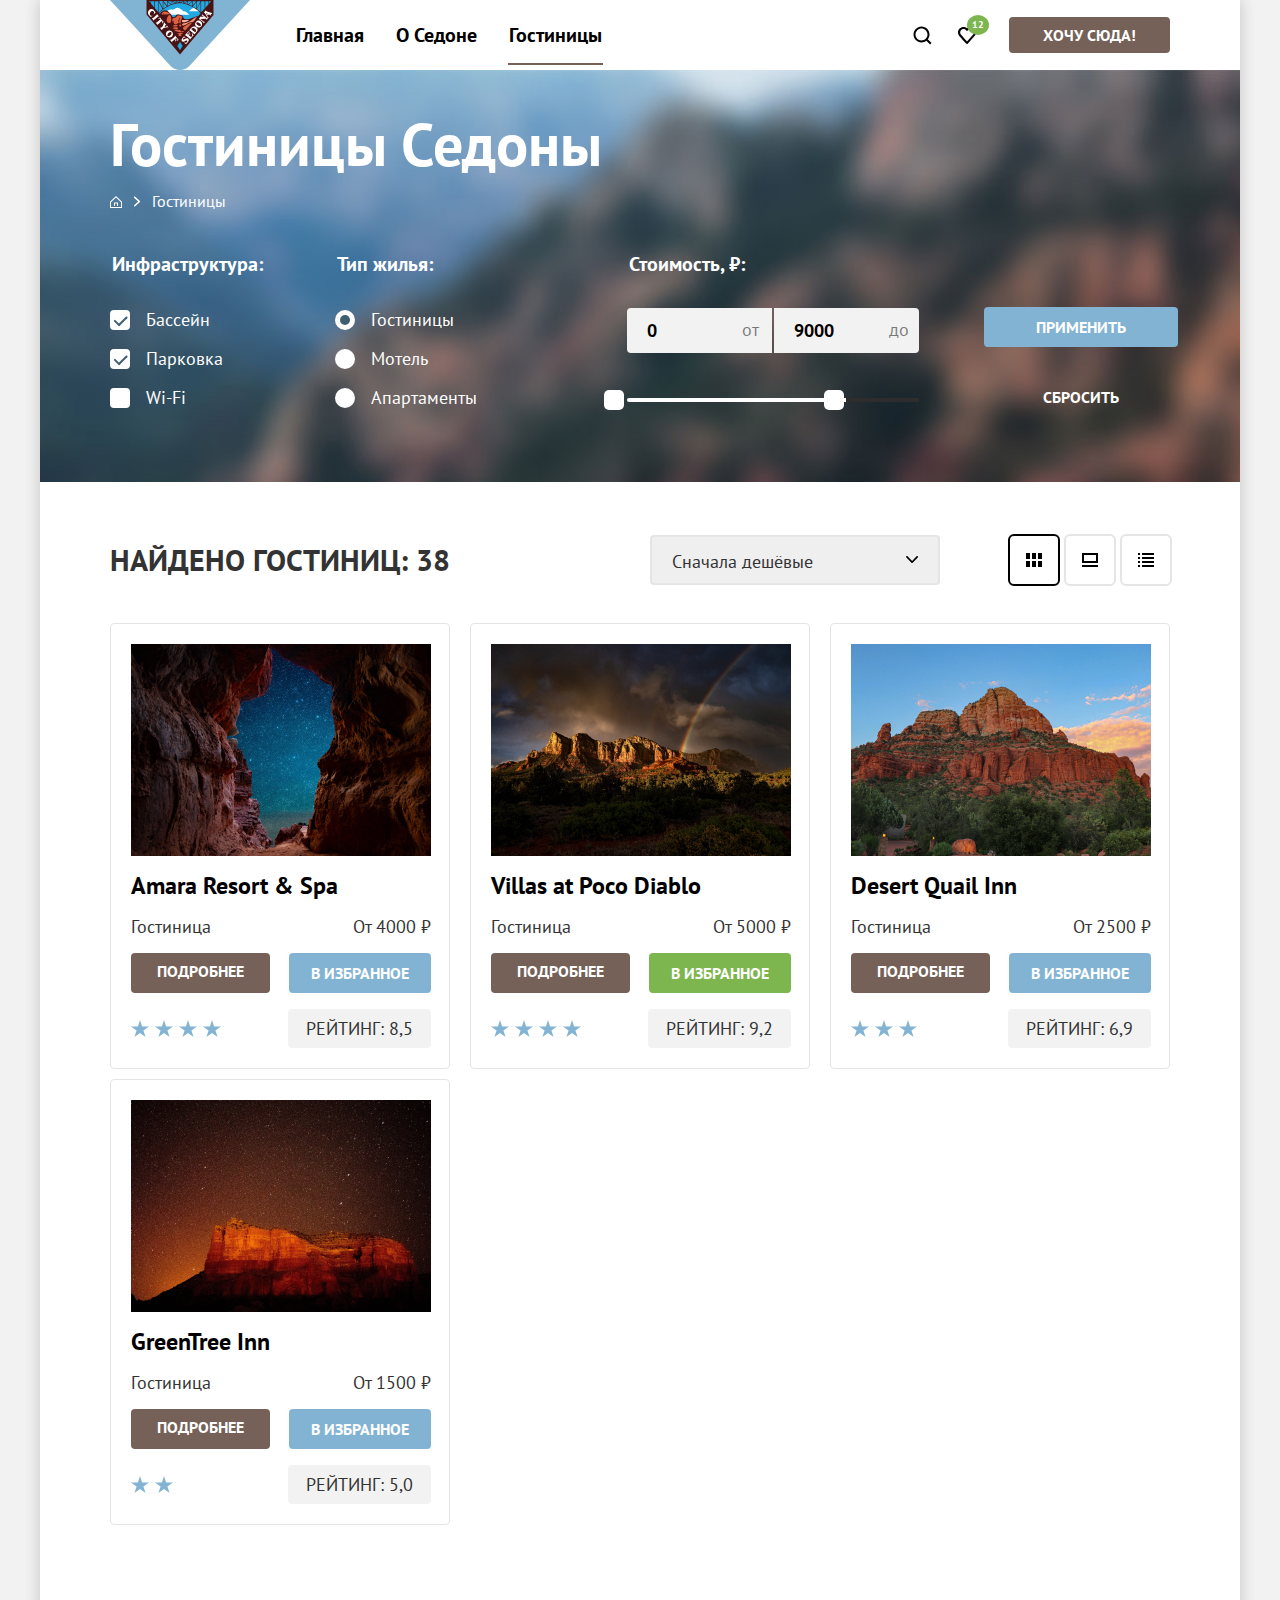
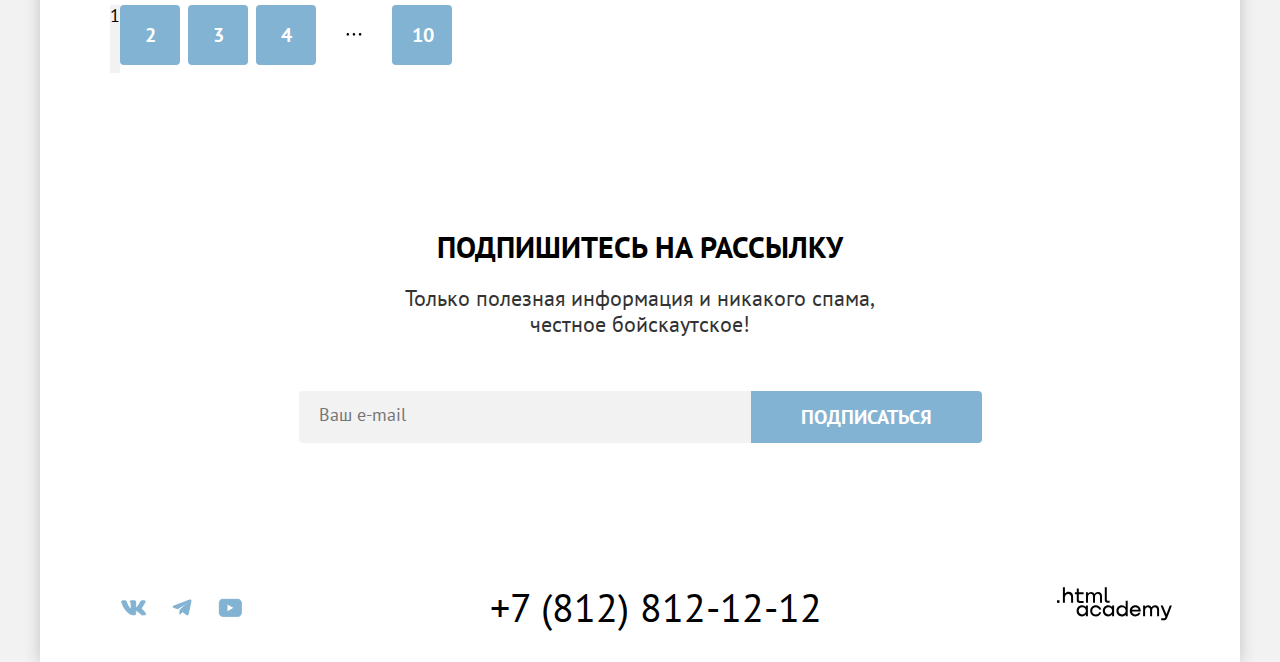
<file: catalog.html>
<!DOCTYPE html>
<html lang="ru">

<head>
  <meta charset="UTF-8">
  <meta name="viewport" content="width=device-width, initial-scale=1.0">
  <title>Каталог гостиниц г.Седона</title>
  <link rel="stylesheet" href="styles/styles.css">

  <link rel="icon" type="image/png" sizes="32x32" href="/favicon-32x32.png">
</head>

<body>
  <div class="shell">
    <header class="catalog-header container">
      <nav class="navigation">
        <a href="index.html" class="navigation-logo">
          <img src="images/logo.svg" width="140" height="70" alt="Логотип сайта Седона">
        </a>
        <ul class="navigation-list list-reset">
          <li class="navigation-item">
            <a href="index.html" class="navigation-link">Главная</a>
          </li>
          <li class="navigation-item">
            <a href="#" class="navigation-link">О Седоне</a>
          </li>
          <li class="navigation-item">
            <a href="#" class="navigation-link navigation-link-current">Гостиницы</a>
          </li>
        </ul>
        <ul class="navigation-list navigation-user list-reset">
          <li class="navigation-item">
            <a href="#" class="navigation-link user-link-search">
              <span class="visually-hidden">
                Поиск
              </span>
            </a>
          </li>
          <li class="navigation-item">
            <a href="#" class="navigation-link user-link-heart">
              <span class="visually-hidden">
                Мне нравится
              </span>
            </a>
          </li>
        </ul>
        <a href="#" class="header-button">Хочу сюда!</a>
      </nav>
    </header>

    <main class="main-inner container">
      <header class="inner-header">
        <h1 class="inner-header-title">Гостиницы Седоны</h1>
        <ol class="breadcrumbs-list list-reset">
          <li class="breadcrumbs-item">
            <a class="breadcrumbs-link breadcrumbs-link-home" href="index.html"></a>
          </li>
          <li class="breadcrumbs-item">
            <a class="breadcrumbs-link">Гостиницы</a>
          </li>
        </ol>

        <section class="catalog-services" data-test="filter">
          <h2 class="visually-hidden">Список услуг с фильтрами</h2>

          <form class="catalog-filter" action="https://echo.htmlacademy.ru/" method="get" name="form-catalog">
            <fieldset class="catalog-filter-group">
              <legend class="catalog-filter-title">Инфраструктура:</legend>
              <ul class="catalog-filter-list list-reset">
                <li class="catalog-filter-item">
                  <label class="control">
                    <input class="control-input visually-hidden" type="checkbox" name="swimming-pool" checked>
                    <span class="control-mark"></span>
                    <span class="control-label">Бассейн</span>
                  </label>
                </li>

                <li class="catalog-filter-item">
                  <label class="control">
                    <input class="control-input visually-hidden" type="checkbox" name="Parking-space" checked>
                    <span class="control-mark"></span>
                    <span class="control-label">Парковка</span>
                  </label>
                </li>
                <li class="catalog-filter-item">
                  <label class="control">
                    <input class="control-input visually-hidden" type="checkbox" name="Wi-Fi">
                    <span class="control-mark"></span>
                    <span class="control-label"> Wi-Fi</span>
                  </label>
                </li>
              </ul>
            </fieldset>

            <fieldset class="catalog-filter-group catalog-filter-group-space">
              <legend class="catalog-filter-title">Тип жилья:</legend>
              <ul class="catalog-filter-list list-reset">
                <li class="catalog-filter-item">
                  <label class="control">
                    <input class="control-input visually-hidden" type="radio" name="product-group" value="hotels" checked>
                    <span class="control-mark-round"></span>
                    <span class="control-label">Гостиницы</span>
                  </label>
                </li>
                <li class="catalog-filter-item">
                  <label class="control">
                    <input class="control-input visually-hidden" type="radio" name="product-group" value="motel">
                    <span class="control-mark-round"></span>
                    <span class="sorting-link">Мотель</span>
                  </label>
                </li>
                <li class="catalog-filter-item">
                  <label class="control">
                    <input class="control-input visually-hidden" type="radio" name="product-group" value="Apartments">
                    <span class="control-mark-round"></span>
                    <span class="control-label">Апартаменты</span>
                  </label>
                </li>
              </ul>
            </fieldset>

            <fieldset class="catalog-filter-group catalog-filter-price">
              <legend class="catalog-filter-title">Стоимость, ₽:</legend>
              <div class="catalog-input-price-wrapper">
                <label class="control control-price" for="input-from">
                  <span class="signature">от</span>
                </label>
                <input class="control-input control-input-price" type="number" name="price-from" id="input-from" value="0">
                <label class="control control-price" for="input-up-to">
                  <span class="signature">до</span>
                </label>
                <input class="control-input control-input-price" type="number" name="price-from" id="input-up-to" value="9000">
              </div>
              <div class="range">
                <div class="range-scale">
                  <div class="range-bar" style="left: 75%; width: 25%;">
                    <button class="range-toggle toggle-min" type="button"></button>
                    <button class="range-toggle toggle-max" type="button"></button>
                  </div>
                </div>
              </div>
            </fieldset>

            <div class="wrapper-button-form">
              <button class="button button-blue" type="submit">Применить</button>
              <button class="button button-reset" type="reset">Сбросить</button>
            </div>
          </form>
        </section>
      </header>

      <section class="sorting" data-test="catalog">
        <div class="sorting-header">
          <h2 class="sorting-search-title">Найдено&nbsp;гостиниц:&nbsp;38&nbsp;</h2>
          <select class="select-control" aria-label="Сортировка">
            <option value="popular" style="width: 290px;">Сначала популярные</option>
            <option value="cheap" selected style="width: 290px;">Сначала дешёвые</option>
            <option value="expensive" style="width: 290px;">Сначала дорогие</option>
          </select>
          <ul class="sorting-controls-list list-reset">
            <li class="sorting-controls-item sorting-controls-item-current">
              <a class="sorting-link display-all-cards" href="catalog.html?view=tile">
                <span class="visually-hidden">Показать карточки</span>
              </a>
            </li>
            <li class="sorting-controls-item">
              <a class="sorting-link display-card" href="catalog.html?view=card">
                <span class="visually-hidden">Показать карточку</span>
              </a>
            </li>
            <li class="sorting-controls-item">
              <a class="sorting-link display-list-cards" href="catalog.html?view=list">
                <span class="visually-hidden">Показать список</span>
              </a>
            </li>
          </ul>
        </div>

        <ul class="product-list list-reset">
          <li class="product-card">
            <a class="product-card-link" href="#">
              <img class="product-card-image" src="images/hotel-1.jpg" width="300" height="212" alt="Звездное небо в ущелье гор ">
              <h3 class="product-card-title">Amara Resort & Spa</h3>
            </a>
            <p class="hotel">Гостиница
              <span class="product-card-price">От 4000 ₽</span>
            </p>
            <div class="button-section">
              <a class="button button-brown" href="#">Подробнее</a>
              <button class="button button-blue" type="button">В избранное</button>
            </div>
            <div class="rating-section">
              <ul class="rating-list list-reset">
                <li class="rating-item">
                  <button class="rating-button"></button>
                </li>
                <li class="rating-item">
                  <button class="rating-button"></button>
                </li>
                <li class="rating-item">
                  <button class="rating-button"></button>
                </li>
                <li class="rating-item">
                  <button class="rating-button"></button>
                </li>
              </ul>
              <p class="rating rating-4">Рейтинг: 8,5</p>
            </div>
          </li>

          <li class="product-card">
            <a class="product-card-link" href="#">
              <img class="product-card-image" src="images/hotel-2.jpg" width="300" height="212" alt="Лес, горы, хмурое небо и радуга">
              <h3 class="product-card-title">Villas at Poco Diablo</h3>
            </a>
            <p class="hotel">Гостиница
              <span class="product-card-price">От 5000 ₽</span>
            </p>
            <div class="button-section">
              <a class="button button-brown" href="#">Подробнее</a>
              <button class="button  button-favourites">В избранное</button>
            </div>
            <div class="rating-section">
              <ul class="rating-list list-reset">
                <li class="rating-item">
                  <button class="rating-button"></button>
                </li>
                <li class="rating-item">
                  <button class="rating-button"></button>
                </li>
                <li class="rating-item">
                  <button class="rating-button"></button>
                </li>
                <li class="rating-item">
                  <button class="rating-button"></button>
                </li>
              </ul>
              <p class="rating rating-4" >Рейтинг: 9,2</p>
            </div>
          </li>

          <li class="product-card">
            <a class="product-card-link" href="#">
              <img class="product-card-image" src="images/hotel-3.jpg" width="300" height="212" alt="Лес, гора, светлое солнечное небо">
              <h3 class="product-card-title">Desert Quail Inn</h3>
            </a>
            <p class="hotel">Гостиница
              <span class="product-card-price">От 2500 ₽</span>
            </p>
            <div class="button-section">
              <a class="button button-brown" href="#">Подробнее</a>
              <button class="button button-blue">В избранное</button>
            </div>
            <div class="rating-section">
              <ul class="rating-list list-reset">
                <li class="rating-item">
                  <button class="rating-button"></button>
                </li>
                <li class="rating-item">
                  <button class="rating-button"></button>
                </li>
                <li class="rating-item">
                  <button class="rating-button"></button>
                </li>
              </ul>
              <p class="rating rating-3">Рейтинг: 6,9</p>
            </div>
          </li>

          <li class="product-card">
            <a class="product-card-link" href="#">
              <img class="product-card-image" src="images/hotel-4.jpg" width="300" height="212" alt="Гора и звездное небо">
              <h3 class="product-card-title">GreenTree Inn</h3>
            </a>
            <p class="hotel">Гостиница
              <span class="product-card-price">От 1500 ₽</span>
            </p>
            <div class="button-section">
              <a class="button-brown button" href="#">Подробнее</a>
              <button class="button button-blue">В избранное</button>
            </div>
            <div class="rating-section">
              <ul class="rating-list list-reset">
                <li class="rating-item">
                  <button class="rating-button"></button>
                </li>
                <li class="rating-item">
                  <button class="rating-button"></button>
                </li>
              </ul>
              <p class="rating rating-2">Рейтинг: 5,0</p>
            </div>
          </li>
        </ul>

        <ul class="pagination list-reset">
          <li class="pagination-item-current">
            <a class="pagination-current">1</a>
          </li>
          <li class="pagination-item">
            <a class="pagination-link" href="#">2</a>
          </li>
          <li class="pagination-item">
            <a class="pagination-link" href="#">3</a>
          </li>
          <li class="pagination-item">
            <a class="pagination-link" href="#">4</a>
          </li>
          <li class="pagination-item pagination-item-next">
            <a class="pagination-link pagination-next-link" href="#"></a>
          </li>
          <li class="pagination-item">
            <a class="pagination-link" href="#">10</a>
          </li>
        </ul>
        <button class="visually-hidden" type="button">Показать ещё</button>
      </section>

      <section class="subscribe-catalog" data-test="subscribe">
        <h2 class="visually-hidden">Раздел с подпиской</h2>
        <p class="subscribe-title-catalog title">Подпишитесь на рассылку</p>
        <p class="subscribe-text">Только полезная информация и никакого спама,<br> честное бойскаутское!</p>
        <form action="https://echo.htmlacademy.ru/" method="post" class="subscribe-form">
          <input class="subscribe-field-catalog subscribe-field" placeholder="Ваш e-mail" type="email" name="subscribe-email" id="subscribe-email"
            required>
          <button class="button subscribe-button" type="submit">Подписаться</button>
        </form>
      </section>
    </main>

    <footer class="main-footer" data-test="footer">
      <div class="page-footer container">
        <ul class="footer-social footer-social-list list-reset">
          <li class="footer-social-item">
            <a class="footer-button" href="#">
              <svg class="icon-footer-social"  aria-hidden="true" focusable="false" width="48" height="41" viewBox="0 0 48 41" fill="none" xmlns="http://www.w3.org/2000/svg">
                <path fill-rule="evenodd" clip-rule="evenodd" d="M35.1164 14.8044C35.2824 14.2584 35.1164 13.8564 34.3214 13.8564H31.6964C31.0284 13.8564 30.7204 14.2034 30.5534 14.5864C30.5534 14.5864 29.2184 17.7824 27.3274 19.8584C26.7154 20.4604 26.4374 20.6514 26.1034 20.6514C25.9364 20.6514 25.6854 20.4604 25.6854 19.9134V14.8044C25.6854 14.1484 25.5014 13.8564 24.9454 13.8564H20.8174C20.4004 13.8564 20.1494 14.1604 20.1494 14.4494C20.1494 15.0704 21.0954 15.2144 21.1924 16.9624V20.7604C21.1924 21.5934 21.0394 21.7444 20.7054 21.7444C19.8154 21.7444 17.6504 18.5334 16.3654 14.8594C16.1164 14.1444 15.8644 13.8564 15.1934 13.8564H12.5664C11.8164 13.8564 11.6664 14.2034 11.6664 14.5864C11.6664 15.2684 12.5564 18.6564 15.8114 23.1374C17.9814 26.1974 21.0364 27.8564 23.8194 27.8564C25.4884 27.8564 25.6944 27.4884 25.6944 26.8534V24.5404C25.6944 23.8034 25.8524 23.6564 26.3814 23.6564C26.7714 23.6564 27.4384 23.8484 28.9964 25.3234C30.7764 27.0724 31.0694 27.8564 32.0714 27.8564H34.6964C35.4464 27.8564 35.8224 27.4884 35.6064 26.7604C35.3684 26.0364 34.5184 24.9854 33.3914 23.7384C32.7794 23.0284 31.8614 22.2634 31.5824 21.8804C31.1934 21.3894 31.3044 21.1704 31.5824 20.7334C31.5824 20.7334 34.7824 16.3074 35.1154 14.8044H35.1164Z"/>
                </svg>
              <span class="visually-hidden">Вконтакте</span>
            </a>
          </li>
          <li class="footer-social-item">
            <a class="footer-button" href="#">
              <svg class="icon-footer-social" aria-hidden="true" focusable="false" width="48" height="41" viewBox="0 0 48 41" fill="none" xmlns="http://www.w3.org/2000/svg">
                <path d="M31.785 12.9557L15.8405 19.1042C14.7523 19.5413 14.7586 20.1483 15.6408 20.419L19.7344 21.696L29.2058 15.7201C29.6537 15.4477 30.0629 15.5942 29.7265 15.8928L22.0528 22.8183H22.051L22.0528 22.8192L21.7705 27.0387C22.1841 27.0387 22.3667 26.8489 22.5987 26.625L24.5871 24.6915L28.7229 27.7464C29.4855 28.1664 30.0332 27.9506 30.2229 27.0405L32.9379 14.2453C33.2158 13.1311 32.5126 12.6266 31.785 12.9557Z"/>
                </svg>
              <span class="visually-hidden">Телеграмм</span>
            </a>
          </li>
          <li class="footer-social-item">
            <a class="footer-button" href="#">
              <svg class="icon-footer-social" aria-hidden="true" focusable="false" width="48" height="41" viewBox="0 0 48 41" fill="none" xmlns="http://www.w3.org/2000/svg">
                <path d="M31.9402 12.3564H16.5074C14.6467 12.3564 13.3333 13.9502 13.3333 15.7564V25.8502C13.3333 27.7627 14.6467 29.3564 16.5074 29.3564H32.1591C33.8009 29.3564 35.3333 27.7627 35.3333 25.9564V15.7564C35.1143 13.9502 33.8009 12.3564 31.9402 12.3564ZM20.9949 24.8939V16.8189L28.3283 20.8564L20.9949 24.8939Z"/>
                </svg>
              <span class="visually-hidden">Ютуб</span>
            </a>
          </li>
        </ul>

        <div class="footer-phone">
          <a href="tel:+78128121212" class="footer-phone-link">+7 (812) 812-12-12</a>
        </div>

        <div class="footer-logo">
          <a href="#" class="footer-logo-link">
            <svg class="footer-logo-link-svg" width="115" height="34" viewBox="0 0 115 34" fill="none" xmlns="http://www.w3.org/2000/svg">
              <path d="M0 13.2564V15.8564H2.5V13.2564H0Z"/>
              <path d="M11.6 4.85645C10 4.85645 8.8 5.55645 8 6.55645H7.9V0.356445H5.9V15.8564H7.9V10.5564C7.9 8.45645 9.2 6.95645 11.2 6.95645C13 6.95645 14.1 8.35645 14.1 10.1564V15.8564H16.1V9.75644C16.2 6.75644 14.3 4.85645 11.6 4.85645Z"/>
              <path d="M26.6 5.15645H21.8V1.45645H19.8V5.25645H17.9V7.25645H19.8V13.2564C19.8 14.9564 20.8 15.9564 22.5 15.9564H26.6V13.9564H22.9C22.2 13.9564 21.8 13.5564 21.8 12.8564V7.15645H26.6V5.15645Z"/>
              <path d="M41.1 4.95645C39.5 4.95645 38.2 5.75644 37.6 7.05645H37.5C36.9 5.85645 35.7 4.95645 34.1 4.95645C32.7 4.95645 31.6 5.75645 31 6.75645H30.9V5.15645H29V15.7564H31V10.3564C31 8.35645 32 6.85645 33.6 6.85645C35.1 6.85645 36 7.85645 36 9.45645V15.7564H38V10.1564C38 7.75645 39.4 6.85645 40.6 6.85645C42.1 6.85645 43 7.85645 43 9.45645V15.7564H45V9.25644C45.1 6.75644 43.6 4.95645 41.1 4.95645Z"/>
              <path d="M47.8 13.0564C47.8 14.7564 48.8 15.7564 50.6 15.7564H52.6V13.7564H50.9C50.2 13.7564 49.8 13.3564 49.8 12.6564V0.356445H47.8V13.0564Z"/>
              <path d="M28.9 20.0564C28 18.9564 26.7 18.2564 25 18.2564C21.9 18.2564 19.6 20.5564 19.6 23.8564C19.6 27.1564 21.9 29.4564 25 29.4564C26.8 29.4564 28 28.6564 28.8 27.5564H28.9V29.1564H30.9V18.5564H28.9V20.0564ZM25.3 27.4564C23.1 27.4564 21.7 25.8564 21.7 23.8564C21.7 21.8564 23.1 20.2564 25.3 20.2564C27.5 20.2564 28.9 21.8564 28.9 23.8564C28.9 25.7564 27.5 27.4564 25.3 27.4564Z"/>
              <path d="M44.2 22.3564C43.7 19.9564 41.6 18.2564 38.8 18.2564C35.4 18.2564 33.2 20.7564 33.2 23.8564C33.2 26.9564 35.4 29.4564 38.8 29.4564C41.6 29.4564 43.7 27.6564 44.2 25.2564H42.1C41.7 26.5564 40.4 27.5564 38.8 27.5564C36.6 27.5564 35.2 25.9564 35.2 23.9564C35.2 21.9564 36.6 20.3564 38.8 20.3564C40.4 20.3564 41.6 21.3564 42.1 22.5564H44.2V22.3564Z"/>
              <path d="M55.1 20.0564C54.2 18.9564 52.9 18.2564 51.2 18.2564C48.1 18.2564 45.8 20.5564 45.8 23.8564C45.8 27.1564 48.1 29.4564 51.2 29.4564C53 29.4564 54.2 28.6564 55 27.5564H55.1V29.1564H57.1V18.5564H55.1V20.0564ZM51.5 27.4564C49.3 27.4564 47.9 25.8564 47.9 23.8564C47.9 21.8564 49.3 20.2564 51.5 20.2564C53.7 20.2564 55.1 21.8564 55.1 23.8564C55.1 25.7564 53.6 27.4564 51.5 27.4564Z"/>
              <path d="M68.7 20.1564C67.8 19.0564 66.5 18.2564 64.8 18.2564C61.7 18.2564 59.4 20.5564 59.4 23.8564C59.4 27.1564 61.6 29.4564 64.8 29.4564C66.5 29.4564 67.8 28.6564 68.6 27.6564H68.7V29.1564H70.7V13.7564H68.7V20.1564ZM65.1 27.4564C62.9 27.4564 61.5 25.8564 61.5 23.8564C61.5 21.8564 62.9 20.2564 65.1 20.2564C67.3 20.2564 68.7 21.8564 68.7 23.8564C68.6 25.8564 67.2 27.4564 65.1 27.4564Z"/>
              <path d="M78.3 18.2564C75 18.2564 72.8 20.7564 72.8 23.8564C72.8 26.8564 74.9 29.4564 78.3 29.4564C80.8 29.4564 82.8 28.1564 83.5 25.8564H81.4C80.9 26.8564 79.8 27.4564 78.4 27.4564C76.5 27.4564 75.1 26.1564 75 24.5564H83.8C84 20.9564 81.8 18.2564 78.3 18.2564ZM78.3 20.1564C80 20.1564 81.3 21.1564 81.6 22.7564H75.1C75.4 21.2564 76.6 20.1564 78.3 20.1564Z"/>
              <path d="M98.2 18.2564C96.6 18.2564 95.3 19.0564 94.6 20.2564H94.5C93.9 19.0564 92.7 18.2564 91.1 18.2564C89.7 18.2564 88.6 18.9564 88 20.0564V18.5564H86.1V29.1564H88.1V23.7564C88.1 21.7564 89.1 20.3564 90.7 20.2564C92.2 20.2564 93.1 21.2564 93.1 22.8564V29.1564H95.1V23.5564C95.1 21.1564 96.5 20.2564 97.7 20.2564C99.2 20.2564 100.1 21.2564 100.1 22.8564V29.1564H102.1V22.6564C102.2 20.0564 100.7 18.2564 98.2 18.2564Z"/>
              <path d="M109.4 27.3564L105.8 18.4564H103.6L108.4 30.0564C108.1 30.9564 107.7 31.2564 106.7 31.2564H104.2V33.2564H106.7C108.5 33.2564 109.5 32.4564 110.2 30.6564L114.9 18.4564H112.8L109.4 27.3564Z"/>
              </svg>
          </a>
        </div>
      </div>
    </footer>
  </div>
</body>

</html>
</file>
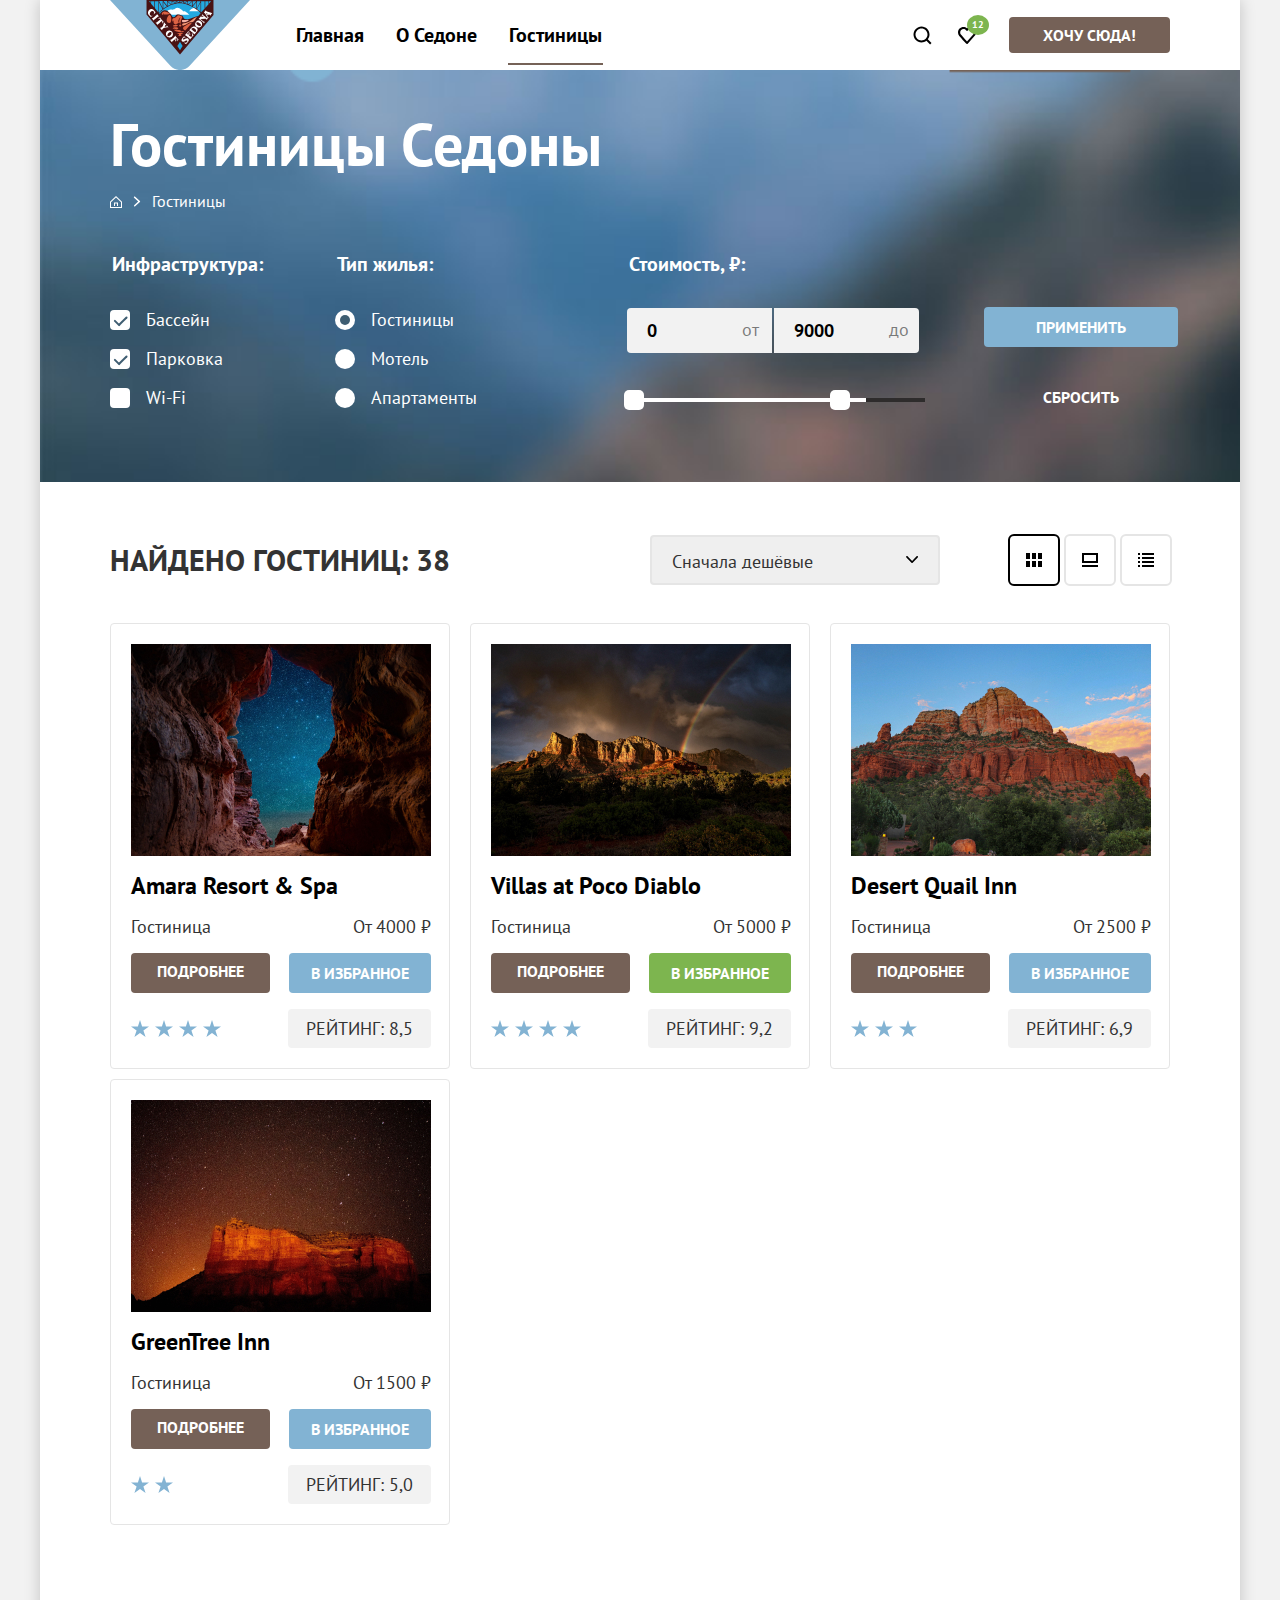
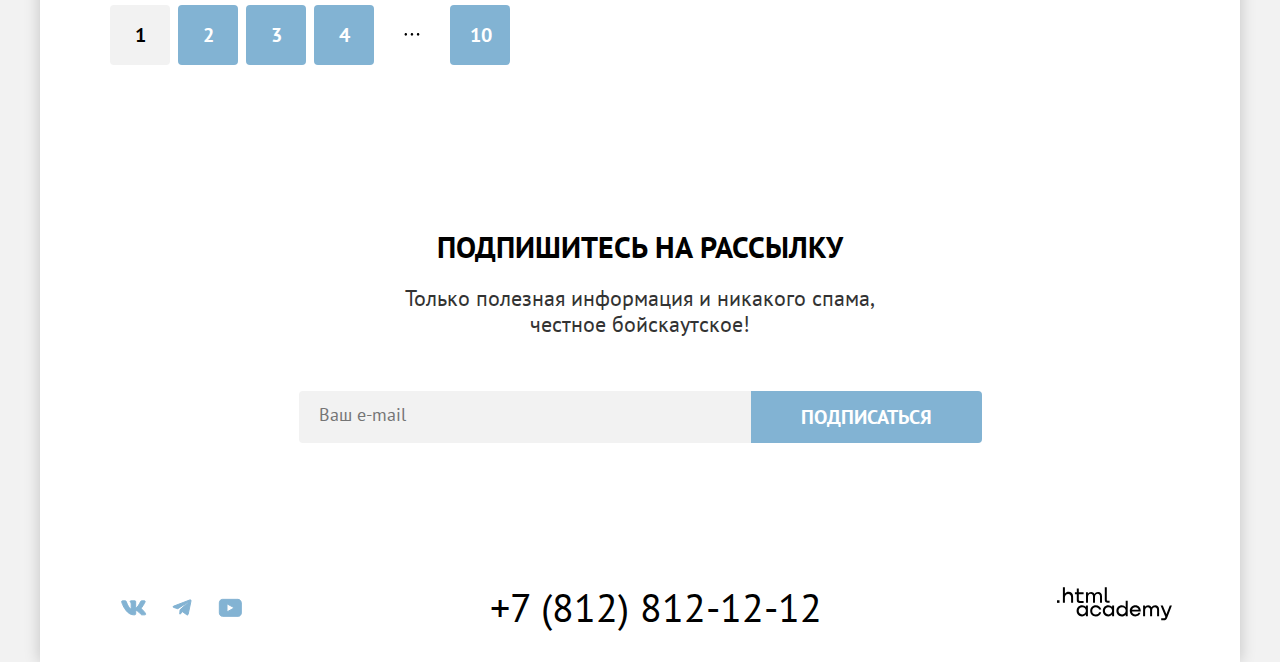
<file: 1/catalog.html>
<!DOCTYPE html>
<html lang="ru">

<head>
  <meta charset="UTF-8">
  <meta name="viewport" content="width=device-width, initial-scale=1.0">
  <title>Каталог гостиниц г.Седона</title>
  <link rel="stylesheet" href="styles/styles.css">
  <base href="https://htmlacademy-htmlcss.github.io/2657291-sedona-2/1/">
</head>

<body>
  <div class="shell">
    <header class="catalog-header container">
      <nav class="navigation">
        <a href="index.html" class="navigation-logo">
          <img src="images/logo.svg" width="140" height="70" alt="Логотип сайта Седона">
        </a>
        <ul class="navigation-list list-reset">
          <li class="navigation-item">
            <a href="index.html" class="navigation-link">Главная</a>
          </li>
          <li class="navigation-item">
            <a href="#" class="navigation-link">О Седоне</a>
          </li>
          <li class="navigation-item">
            <a href="#" class="navigation-link navigation-link-current">Гостиницы</a>
          </li>
        </ul>
        <ul class="navigation-list navigation-user list-reset">
          <li class="navigation-item">
            <a href="#" class="navigation-link user-link-search">
              <span class="visually-hidden">
                Поиск
              </span>
            </a>
          </li>
          <li class="navigation-item">
            <a href="#" class="navigation-link user-link-heart">
              <span class="visually-hidden">
                Мне нравится
              </span>
            </a>
          </li>
        </ul>
        <a href="#" class="header-button">Хочу сюда!</a>
      </nav>
    </header>

    <main class="main-inner container">
      <header class="inner-header">
        <h1 class="inner-header-title">Гостиницы Седоны</h1>
        <ol class="breadcrumbs-list list-reset">
          <li class="breadcrumbs-item">
            <a class="breadcrumbs-link breadcrumbs-link-home" href="index.html"></a>
          </li>
          <li class="breadcrumbs-item">
            <a class="breadcrumbs-link">Гостиницы</a>
          </li>
        </ol>

        <section class="catalog-services" data-test="filter">
          <h2 class="visually-hidden">Список услуг с фильтрами</h2>

          <form class="catalog-filter" action="https://echo.htmlacademy.ru/" method="get" name="form-catalog">
            <fieldset class="catalog-filter-group">
              <legend class="catalog-filter-title">Инфраструктура:</legend>
              <ul class="catalog-filter-list list-reset">
                <li class="catalog-filter-item">
                  <label class="control">
                    <input class="control-input visually-hidden" type="checkbox" name="swimming-pool" checked>
                    <span class="control-mark"></span>
                    <span class="control-label">Бассейн</span>
                  </label>
                </li>

                <li class="catalog-filter-item">
                  <label class="control">
                    <input class="control-input visually-hidden" type="checkbox" name="Parking-space" checked>
                    <span class="control-mark"></span>
                    <span class="control-label">Парковка</span>
                  </label>
                </li>
                <li class="catalog-filter-item">
                  <label class="control">
                    <input class="control-input visually-hidden" type="checkbox" name="Wi-Fi">
                    <span class="control-mark"></span>
                    <span class="control-label"> Wi-Fi</span>
                  </label>
                </li>
              </ul>
            </fieldset>

            <fieldset class="catalog-filter-group catalog-filter-group-space">
              <legend class="catalog-filter-title">Тип жилья:</legend>
              <ul class="catalog-filter-list list-reset">
                <li class="catalog-filter-item">
                  <label class="control">
                    <input class="control-input visually-hidden" type="radio" name="product-group" value="hotels" checked>
                    <span class="control-mark-round"></span>
                    <span class="control-label">Гостиницы</span>
                  </label>
                </li>
                <li class="catalog-filter-item">
                  <label class="control">
                    <input class="control-input visually-hidden" type="radio" name="product-group" value="motel">
                    <span class="control-mark-round"></span>
                    <span class="sorting-link">Мотель</span>
                  </label>
                </li>
                <li class="catalog-filter-item">
                  <label class="control">
                    <input class="control-input visually-hidden" type="radio" name="product-group" value="Apartments">
                    <span class="control-mark-round"></span>
                    <span class="control-label">Апартаменты</span>
                  </label>
                </li>
              </ul>
            </fieldset>

            <fieldset class="catalog-filter-group catalog-filter-price">
              <legend class="catalog-filter-title">Стоимость, ₽:</legend>
              <div class="catalog-input-price-wrapper">
                <label class="control control-price" for="#input-from">
                  <span class="signature">от</span>
                </label>
                <input class="control-input control-input-price" type="number" name="price-from" id="input-from" value="0">
                <label class="control control-price" for="#input-up-to">
                  <span class="signature">до</span>
                </label>
                <input class="control-input control-input-price" type="number" name="price-from" id="input-up-to" value="9000">
              </div>
              <div class="range">
                <div class="range-scale">
                  <div class="range-bar" style="left: 82%; width: 20%;">
                    <button class="range-toggle toggle-min" type="button"></button>
                    <button class="range-toggle toggle-max" type="button"></button>
                  </div>
                </div>
              </div>
            </fieldset>

            <div class="wrapper-button-form">
              <button class="button button-blue" type="submit">Применить</button>
              <button class="button button-reset" type="reset">Сбросить</button>
            </div>
          </form>
        </section>
      </header>

      <section class="sorting" data-test="catalog">
        <div class="sorting-header">
          <h2 class="sorting-search-title">Найдено гостиниц:
            <span>38</span>
          </h2>
          <select class="select-control" aria-label="Сортировка">
            <option value="popular" style="width: 290px;">Сначала популярные</option>
            <option value="cheap" selected style="width: 290px;">Сначала дешёвые</option>
            <option value="expensive" style="width: 290px;">Сначала дорогие</option>
          </select>
          <ul class="sorting-controls-list list-reset">
            <li class="sorting-controls-item sorting-controls-item-current">
              <a class="sorting-link display-all-cards" href="#">
                <span class="visually-hidden">Показать карточки</span>
              </a>
            </li>
            <li class="sorting-controls-item">
              <a href="#" class="sorting-link display-card">
                <span class="visually-hidden">Показать карточку</span>
              </a>
            </li>
            <li class="sorting-controls-item">
              <a href="#" class="sorting-link display-list-cards">
                <span class="visually-hidden">Показать список</span>
              </a>
            </li>
          </ul>
        </div>

        <ul class="product-list list-reset">
          <li class="product-card">
            <a class="product-card-link" href="#">
              <img class="product-card-image" src="images/hotel-1.jpg" width="300" height="212" alt="Звездное небо в ущелье гор ">
              <h3 class="product-card-title">Amara Resort & Spa</h3>
            </a>
            <p class="hotel">Гостиница
              <span class="product-card-price">От 4000 ₽</span>
            </p>
            <div class="button-section">
              <a class="button button-brown" href="#">Подробнее</a>
              <button class="button button-blue" type="button">В избранное</button>
            </div>
            <div class="rating-section">
              <ul class="rating-list list-reset">
                <li class="rating-item">
                  <button class="rating-button"></button>
                </li>
                <li class="rating-item">
                  <button class="rating-button"></button>
                </li>
                <li class="rating-item">
                  <button class="rating-button"></button>
                </li>
                <li class="rating-item">
                  <button class="rating-button"></button>
                </li>
              </ul>
              <p class="rating rating-4">Рейтинг: 8,5</p>
            </div>
          </li>

          <li class="product-card">
            <a class="product-card-link" href="#">
              <img class="product-card-image" src="images/hotel-2.jpg" width="300" height="212" alt="Лес, горы, хмурое небо и радуга">
              <h3 class="product-card-title">Villas at Poco Diablo</h3>
            </a>
            <p class="hotel">Гостиница
              <span class="product-card-price">От 5000 ₽</span>
            </p>
            <div class="button-section">
              <a class="button button-brown" href="#">Подробнее</a>
              <button class="button  button-favourites">В избранное</button>
            </div>
            <div class="rating-section">
              <ul class="rating-list list-reset">
                <li class="rating-item">
                  <button class="rating-button"></button>
                </li>
                <li class="rating-item">
                  <button class="rating-button"></button>
                </li>
                <li class="rating-item">
                  <button class="rating-button"></button>
                </li>
                <li class="rating-item">
                  <button class="rating-button"></button>
                </li>
              </ul>
              <p class="rating rating-4" >Рейтинг: 9,2</p>
            </div>
          </li>

          <li class="product-card">
            <a class="product-card-link" href="#">
              <img class="product-card-image" src="images/hotel-3.jpg" width="300" height="212" alt="Лес, гора, светлое солнечное небо">
              <h3 class="product-card-title">Desert Quail Inn</h3>
            </a>
            <p class="hotel">Гостиница
              <span class="product-card-price">От 2500 ₽</span>
            </p>
            <div class="button-section">
              <a class="button button-brown" href="#">Подробнее</a>
              <button class="button button-blue">В избранное</button>
            </div>
            <div class="rating-section">
              <ul class="rating-list list-reset">
                <li class="rating-item">
                  <button class="rating-button"></button>
                </li>
                <li class="rating-item">
                  <button class="rating-button"></button>
                </li>
                <li class="rating-item">
                  <button class="rating-button"></button>
                </li>
              </ul>
              <p class="rating rating-3">Рейтинг: 6,9</p>
            </div>
          </li>

          <li class="product-card">
            <a class="product-card-link" href="#">
              <img class="product-card-image" src="images/hotel-4.jpg" width="300" height="212" alt="Гора и звездное небо">
              <h3 class="product-card-title">GreenTree Inn</h3>
            </a>
            <p class="hotel">Гостиница
              <span class="product-card-price">От 1500 ₽</span>
            </p>
            <div class="button-section">
              <a class="button-brown button" href="#">Подробнее</a>
              <button class="button button-blue">В избранное</button>
            </div>
            <div class="rating-section">
              <ul class="rating-list list-reset">
                <li class="rating-item">
                  <button class="rating-button"></button>
                </li>
                <li class="rating-item">
                  <button class="rating-button"></button>
                </li>
              </ul>
              <p class="rating rating-2">Рейтинг: 5,0</p>
            </div>
          </li>
        </ul>

        <ul class="pagination list-reset">
          <li class="pagination-item pagination-item-current">
            <a class="pagination-link pagination-current">1</a>
          </li>
          <li class="pagination-item">
            <a class="pagination-link" href="#">2</a>
          </li>
          <li class="pagination-item">
            <a class="pagination-link" href="#">3</a>
          </li>
          <li class="pagination-item">
            <a class="pagination-link" href="#">4</a>
          </li>
          <li class="pagination-item pagination-item-next">
            <a class="pagination-link pagination-next-link" href="#"></a>
          </li>
          <li class="pagination-item">
            <a class="pagination-link" href="#">10</a>
          </li>
        </ul>
        <button class="visually-hidden" type="button">Показать ещё</button>
      </section>

      <section class="subscribe-catalog" data-test="subscribe">
        <p class="subscribe-title-catalog title">Подпишитесь на рассылку</p>
        <p class="subscribe-text">Только полезная информация и никакого спама,<br> честное бойскаутское!</p>
        <form action="https://echo.htmlacademy.ru/" method="post" class="subscribe-form">
          <input class="subscribe-field-catalog subscribe-field" placeholder="Ваш e-mail" type="email" name="subscribe-email" id="subscribe-email"
            required>
          <button class="button subscribe-button" type="submit">Подписаться</button>
        </form>
      </section>
    </main>

    <footer class="main-footer" data-test="footer">
      <div class="page-footer container">
        <ul class="footer-social footer-social-list list-reset">
          <li class="footer-social-item">
            <a class="footer-button" href="#">
              <svg class="icon-footer-social"  aria-hidden="true" focusable="false" width="48" height="41" viewBox="0 0 48 41" fill="none" xmlns="http://www.w3.org/2000/svg">
                <path fill-rule="evenodd" clip-rule="evenodd" d="M35.1164 14.8044C35.2824 14.2584 35.1164 13.8564 34.3214 13.8564H31.6964C31.0284 13.8564 30.7204 14.2034 30.5534 14.5864C30.5534 14.5864 29.2184 17.7824 27.3274 19.8584C26.7154 20.4604 26.4374 20.6514 26.1034 20.6514C25.9364 20.6514 25.6854 20.4604 25.6854 19.9134V14.8044C25.6854 14.1484 25.5014 13.8564 24.9454 13.8564H20.8174C20.4004 13.8564 20.1494 14.1604 20.1494 14.4494C20.1494 15.0704 21.0954 15.2144 21.1924 16.9624V20.7604C21.1924 21.5934 21.0394 21.7444 20.7054 21.7444C19.8154 21.7444 17.6504 18.5334 16.3654 14.8594C16.1164 14.1444 15.8644 13.8564 15.1934 13.8564H12.5664C11.8164 13.8564 11.6664 14.2034 11.6664 14.5864C11.6664 15.2684 12.5564 18.6564 15.8114 23.1374C17.9814 26.1974 21.0364 27.8564 23.8194 27.8564C25.4884 27.8564 25.6944 27.4884 25.6944 26.8534V24.5404C25.6944 23.8034 25.8524 23.6564 26.3814 23.6564C26.7714 23.6564 27.4384 23.8484 28.9964 25.3234C30.7764 27.0724 31.0694 27.8564 32.0714 27.8564H34.6964C35.4464 27.8564 35.8224 27.4884 35.6064 26.7604C35.3684 26.0364 34.5184 24.9854 33.3914 23.7384C32.7794 23.0284 31.8614 22.2634 31.5824 21.8804C31.1934 21.3894 31.3044 21.1704 31.5824 20.7334C31.5824 20.7334 34.7824 16.3074 35.1154 14.8044H35.1164Z"/>
                </svg>
              <span class="visually-hidden">Вконтакте</span>
            </a>
          </li>
          <li class="footer-social-item">
            <a class="footer-button" href="#">
              <svg class="icon-footer-social" aria-hidden="true" focusable="false" width="48" height="41" viewBox="0 0 48 41" fill="none" xmlns="http://www.w3.org/2000/svg">
                <path d="M31.785 12.9557L15.8405 19.1042C14.7523 19.5413 14.7586 20.1483 15.6408 20.419L19.7344 21.696L29.2058 15.7201C29.6537 15.4477 30.0629 15.5942 29.7265 15.8928L22.0528 22.8183H22.051L22.0528 22.8192L21.7705 27.0387C22.1841 27.0387 22.3667 26.8489 22.5987 26.625L24.5871 24.6915L28.7229 27.7464C29.4855 28.1664 30.0332 27.9506 30.2229 27.0405L32.9379 14.2453C33.2158 13.1311 32.5126 12.6266 31.785 12.9557Z"/>
                </svg>
              <span class="visually-hidden">Телеграмм</span>
            </a>
          </li>
          <li class="footer-social-item">
            <a class="footer-button" href="#">
              <svg class="icon-footer-social" aria-hidden="true" focusable="false" width="48" height="41" viewBox="0 0 48 41" fill="none" xmlns="http://www.w3.org/2000/svg">
                <path d="M31.9402 12.3564H16.5074C14.6467 12.3564 13.3333 13.9502 13.3333 15.7564V25.8502C13.3333 27.7627 14.6467 29.3564 16.5074 29.3564H32.1591C33.8009 29.3564 35.3333 27.7627 35.3333 25.9564V15.7564C35.1143 13.9502 33.8009 12.3564 31.9402 12.3564ZM20.9949 24.8939V16.8189L28.3283 20.8564L20.9949 24.8939Z"/>
                </svg>
              <span class="visually-hidden">Ютуб</span>
            </a>
          </li>
        </ul>

        <div class="footer-phone">
          <a href="tel:+78128121212" class="footer-phone-link">+7 (812) 812-12-12</a>
        </div>

        <div class="footer-logo">
          <a href="#" class="footer-logo-link">
            <svg class="footer-logo-link-svg" width="115" height="34" viewBox="0 0 115 34" fill="none" xmlns="http://www.w3.org/2000/svg">
              <path d="M0 13.2564V15.8564H2.5V13.2564H0Z"/>
              <path d="M11.6 4.85645C10 4.85645 8.8 5.55645 8 6.55645H7.9V0.356445H5.9V15.8564H7.9V10.5564C7.9 8.45645 9.2 6.95645 11.2 6.95645C13 6.95645 14.1 8.35645 14.1 10.1564V15.8564H16.1V9.75644C16.2 6.75644 14.3 4.85645 11.6 4.85645Z"/>
              <path d="M26.6 5.15645H21.8V1.45645H19.8V5.25645H17.9V7.25645H19.8V13.2564C19.8 14.9564 20.8 15.9564 22.5 15.9564H26.6V13.9564H22.9C22.2 13.9564 21.8 13.5564 21.8 12.8564V7.15645H26.6V5.15645Z"/>
              <path d="M41.1 4.95645C39.5 4.95645 38.2 5.75644 37.6 7.05645H37.5C36.9 5.85645 35.7 4.95645 34.1 4.95645C32.7 4.95645 31.6 5.75645 31 6.75645H30.9V5.15645H29V15.7564H31V10.3564C31 8.35645 32 6.85645 33.6 6.85645C35.1 6.85645 36 7.85645 36 9.45645V15.7564H38V10.1564C38 7.75645 39.4 6.85645 40.6 6.85645C42.1 6.85645 43 7.85645 43 9.45645V15.7564H45V9.25644C45.1 6.75644 43.6 4.95645 41.1 4.95645Z"/>
              <path d="M47.8 13.0564C47.8 14.7564 48.8 15.7564 50.6 15.7564H52.6V13.7564H50.9C50.2 13.7564 49.8 13.3564 49.8 12.6564V0.356445H47.8V13.0564Z"/>
              <path d="M28.9 20.0564C28 18.9564 26.7 18.2564 25 18.2564C21.9 18.2564 19.6 20.5564 19.6 23.8564C19.6 27.1564 21.9 29.4564 25 29.4564C26.8 29.4564 28 28.6564 28.8 27.5564H28.9V29.1564H30.9V18.5564H28.9V20.0564ZM25.3 27.4564C23.1 27.4564 21.7 25.8564 21.7 23.8564C21.7 21.8564 23.1 20.2564 25.3 20.2564C27.5 20.2564 28.9 21.8564 28.9 23.8564C28.9 25.7564 27.5 27.4564 25.3 27.4564Z"/>
              <path d="M44.2 22.3564C43.7 19.9564 41.6 18.2564 38.8 18.2564C35.4 18.2564 33.2 20.7564 33.2 23.8564C33.2 26.9564 35.4 29.4564 38.8 29.4564C41.6 29.4564 43.7 27.6564 44.2 25.2564H42.1C41.7 26.5564 40.4 27.5564 38.8 27.5564C36.6 27.5564 35.2 25.9564 35.2 23.9564C35.2 21.9564 36.6 20.3564 38.8 20.3564C40.4 20.3564 41.6 21.3564 42.1 22.5564H44.2V22.3564Z"/>
              <path d="M55.1 20.0564C54.2 18.9564 52.9 18.2564 51.2 18.2564C48.1 18.2564 45.8 20.5564 45.8 23.8564C45.8 27.1564 48.1 29.4564 51.2 29.4564C53 29.4564 54.2 28.6564 55 27.5564H55.1V29.1564H57.1V18.5564H55.1V20.0564ZM51.5 27.4564C49.3 27.4564 47.9 25.8564 47.9 23.8564C47.9 21.8564 49.3 20.2564 51.5 20.2564C53.7 20.2564 55.1 21.8564 55.1 23.8564C55.1 25.7564 53.6 27.4564 51.5 27.4564Z"/>
              <path d="M68.7 20.1564C67.8 19.0564 66.5 18.2564 64.8 18.2564C61.7 18.2564 59.4 20.5564 59.4 23.8564C59.4 27.1564 61.6 29.4564 64.8 29.4564C66.5 29.4564 67.8 28.6564 68.6 27.6564H68.7V29.1564H70.7V13.7564H68.7V20.1564ZM65.1 27.4564C62.9 27.4564 61.5 25.8564 61.5 23.8564C61.5 21.8564 62.9 20.2564 65.1 20.2564C67.3 20.2564 68.7 21.8564 68.7 23.8564C68.6 25.8564 67.2 27.4564 65.1 27.4564Z"/>
              <path d="M78.3 18.2564C75 18.2564 72.8 20.7564 72.8 23.8564C72.8 26.8564 74.9 29.4564 78.3 29.4564C80.8 29.4564 82.8 28.1564 83.5 25.8564H81.4C80.9 26.8564 79.8 27.4564 78.4 27.4564C76.5 27.4564 75.1 26.1564 75 24.5564H83.8C84 20.9564 81.8 18.2564 78.3 18.2564ZM78.3 20.1564C80 20.1564 81.3 21.1564 81.6 22.7564H75.1C75.4 21.2564 76.6 20.1564 78.3 20.1564Z"/>
              <path d="M98.2 18.2564C96.6 18.2564 95.3 19.0564 94.6 20.2564H94.5C93.9 19.0564 92.7 18.2564 91.1 18.2564C89.7 18.2564 88.6 18.9564 88 20.0564V18.5564H86.1V29.1564H88.1V23.7564C88.1 21.7564 89.1 20.3564 90.7 20.2564C92.2 20.2564 93.1 21.2564 93.1 22.8564V29.1564H95.1V23.5564C95.1 21.1564 96.5 20.2564 97.7 20.2564C99.2 20.2564 100.1 21.2564 100.1 22.8564V29.1564H102.1V22.6564C102.2 20.0564 100.7 18.2564 98.2 18.2564Z"/>
              <path d="M109.4 27.3564L105.8 18.4564H103.6L108.4 30.0564C108.1 30.9564 107.7 31.2564 106.7 31.2564H104.2V33.2564H106.7C108.5 33.2564 109.5 32.4564 110.2 30.6564L114.9 18.4564H112.8L109.4 27.3564Z"/>
              </svg>
          </a>
        </div>
      </div>
    </footer>
  </div>
</body>

</html>
</file>
<file: styles/styles.css>
@font-face {
  font-family: "PT Sans";
  font-style: normal;
  font-weight: 400;
  src: url("../fonts/ptsans-400.woff2") format("woff2");
  font-display: swap;
}

@font-face {
  font-family: "PT Sans";
  font-style: normal;
  font-weight: 700;
  src: url("../fonts/ptsans-700.woff2") format("woff2");
  font-display: swap;
}

*, *::before, *::after {
  box-sizing: border-box;
}

.visually-hidden {
  position: absolute;
  width: 1px;
  height: 1px;
  margin: -1px;
  padding: 0;
  border: 0;
  clip: rect(0 0 0 0);
  overflow: hidden;
}

.list-reset {
  list-style: none;
  margin: 0;
  padding: 0;
}

html {
  height: 100%;
}

img {
  display: block;
}

body {
  display: flex;
  flex-direction: column;
  min-height: 100%;
  margin: 0;
  font-family: "PT Sans", sans-serif;
  font-size: 18px;
  line-height: 21px;
  background-color: rgba(242, 242, 242, 1);
  color: #333333;
}

.shell {
  max-width: 1280px;
  background-color: rgba(242, 242, 242, 1.0);
  margin: 0 auto;
  position: relative;
  box-shadow: 0 0 15px rgba(0, 0, 0, 0.2);
}

.container {
  max-width: 1200px;
  background-color: rgba(255, 255, 255, 1);
}

.main-header {
  color: #000000;
  background-color: rgba(255, 255, 255, 1);

}

.navigation {
  display: flex;
  width: 1200px;
  margin: 0 auto;
  align-items: center;
  padding: 0 70px;
  justify-content: space-between;
}

.navigation-logo {
  margin-right: 30px;
  display: block;
  z-index: 1;
}

.navigation-list {
  display: flex;
  flex-wrap: wrap;
}

.navigation-link {
  display: block;
  padding: 20px 16px;
  font-weight: 700;
  line-height: 24px;
  font-size: 20px;
  text-align: center;
  text-decoration: none;
  text-transform: capitalize;
  color: #000000;
  box-sizing: border-box;
  position: relative;
  max-width: 125px;
  min-width: 45px;
}

.navigation-link-current::before {
  position: absolute;
  content: "";
  height: 2px;
  background-color: rgba(117, 98, 87, 1);
  top: 60px;
  left: 15px;
  right: 15px;
}

.navigation-user {
  margin-left: auto;
}

.header-button {
  display: inline-block;
  background-color: rgba(117, 97, 87, 1);
  border-radius: 4px;
  padding: 8px 34px;
  color: rgba(255, 255, 255, 1);
  text-align: center;
  font-size: 16px;
  line-height: 20px;
  font-weight: 700;
  text-transform: uppercase;
  margin-left: 20px;
  cursor: pointer;
}

.header-button:hover, .header-button:focus  {
  background-color: rgba(97, 80, 72, 1);
  outline: transparent;
}

.header-button:active {
  background-color: rgba(117, 97, 87, 1);
  color: rgba(255, 255, 255, 0.3);
}


/*main*/

.promo {
  background-color: rgba(255, 255, 255, 1);
}

.page-container {
  width: 1200px;
  margin: 0 auto;
}

.promo-picture {
  display: block;
  padding: 51px 0 25px 0;
  background-image:
  url("../images/lower-border.svg"),
  url("../images/promo-gory.jpg");
  background-repeat: no-repeat;
  background-position:
  center bottom,
  top;
  background-size:
  100% auto,
  cover;
  background-color: rgba(130, 179, 211, 1);
  margin-bottom: 70px;
  padding-bottom: 80px;
}

.promo-picture img {
  margin: 0 auto;
  padding-bottom: 80px;
}

.title {
  text-align: center;
  font-size: 30px;
  font-weight: 700;
  line-height: 36px;
  text-transform: uppercase;
  color: #000000;
}

.promo-description {
  margin-bottom: 21px;
}

.promo-title {
  margin: 0;
  text-align: center;
  font-size: 30px;
  font-weight: 700;
  line-height: 36px;
  text-transform: uppercase;
  color: #000000;
  margin-bottom: 25px;
}

.promo-paragraph-text {
  font-size: 22px;
  line-height: 26px;
  color: #333333;
  text-align: center;
  margin: 0;
  padding-bottom: 70px;
}

.services-paragraph-text {
  font-size: 22px;
  line-height: 26px;
  color: #333333;
  text-align: center;
  margin: 0;
  padding-bottom: 65px;
}

.advantages-list {
  text-align: center;
  display: flex;
  flex-wrap: wrap;
  width: 1200px;
  overflow-wrap: break-word;
}

.subtitle {
  position: relative;
  top: -5px;
  font-size: 24px;
  line-height: 28px;
  color: #000000;
  font-weight: 700;
  text-transform: uppercase;
  margin: 0;
  padding: 0;
}

.subtitle-light {
  color: #FFFFFF;
}

.subtitle-strip {
  padding-top: 10px;
}

.subtitle-strip::after {
  content: "";
  position: absolute;
  top: 90px;
  left: 85px;
  width: 60px;
  height: 2px;
  background-color: rgba(0, 0, 0, 0.3);
}

.wrapper-discription-big .subtitle::after {
  content: "";
  position: absolute;
  top: 85px;
  left: 85px;
  width: 60px;
  height: 2px;
  background-color: rgba(255, 255, 255, 0.3);
}


.subtitle-icon::before {
  content: "";
  display: block;
  width: 75px;
  height: 75px;
  margin: 0 auto;
  margin-bottom: 30px;
  background-size: contain;
  background-repeat: no-repeat;
  background-position: center top;
}

.subtitle-icon-home {
  background-image: url("../images/home.svg");
  background-repeat: no-repeat;
}

.subtitle-icon-food {
  background-image: url("../images/food.svg");
  background-repeat: no-repeat;
}

.subtitle-icon-souvenir {
  background-image: url("../images/souvenir.svg");
  background-repeat: no-repeat;
  background-position: center top;
}

.advantages-description {
  margin: 55px 0 16px 0;
}

.advantages-description-light {
  color: #FFFFFF;
}

.advantages-list-item {
  background-color: rgba(131, 179, 211, 0.12);
  width: 400px;
  display: flex;
  flex-direction: column;
  text-align: center;
  max-height: 385px;
}

.advantages-list-item-center {
  background-color: rgba(131, 179, 211, 0.2);
}

.advantages-list-item-big {
  display: flex;
  flex-direction: row;
  background-color: rgba(130, 179, 211, 1);
  width: 1200px;
}

.advantages-list-item-big-reverse {
  display: flex;
  flex-direction: row-reverse;
  background-color: rgba(130, 179, 211, 1);
  width: 1200px;
}

.services-list-item-text {
  margin: 15px 0;
}

.wrapper-discription-big {
  display: flex;
  flex-direction: column;
  margin: auto 85px;
}

.wrapper-discription {
  padding: 110px 85px;
}

.services {
background-color: rgba(255, 255, 255, 1);
}

.services-list {
  text-align: center;
  display: flex;
  flex-wrap: wrap;
}

.services-title {
  margin: 0;
  padding: 64px 0 0 0;
  text-align: center;
  font-size: 30px;
  font-weight: 700;
  line-height: 36px;
  text-transform: uppercase;
  color: #000000;
  margin-bottom: 20px;
}

.services-list-item {
  background-color: rgba(131, 179, 211, 0.12);
  width: 400px;
  min-height: 385px;
  box-sizing: border-box;
  padding: 0 85px;
  align-content: center;
}

.services-list-item-center {
  background-color: rgb(255, 255, 255, 1);
}

.services-wrapper {
  display: flex;
  flex-wrap: wrap;
  justify-content: center;
}

.order {
  background-color: rgba(255, 255, 255, 1);
  padding-bottom: 96px;
}

.order-wrapper {
  width: 590px;
  margin: auto auto;
  text-align: center;
}

.order-title {
  margin: 0;
  padding-top: 96px;
}

.order-text {
  font-size: 22px;
  line-height: 26px;
  text-align: center;
  margin: 20px 0 54px;
}

a {
  text-decoration: none;
}

.subscribe {
  background-color: rgba(130, 179, 211, 1);
  background-image: url("../images/Subscribe.png");
  background-repeat: no-repeat;
  background-size: cover;
  display: flex;
  flex-direction: column;
  text-align: center;
  width: 1200px;
  height: 415px;
}

.subscribe-title {
  color: rgba(255, 255, 255, 1);
  padding-top: 96px;
  margin: 0 0 20px;
}

.subscribe-description {
  font-size: 22px;
  line-height: 26px;
  color: rgba(255, 255, 255, 1);
  text-align: center;
  margin: 0 0 54px;
}

.button {
  display: inline-block;
  font-family: "PT Sans", sans-serif;;
  font-size: 16px;
  font-weight: 700;
  line-height: 20px;
  text-transform: uppercase;
  border-radius: 4px;
  padding: 8px 34px;
  color: #FFFFFF;
  cursor: pointer;
}

.subscribe-button {
  font-family: inherit;
  font-size: 20px;
  line-height: 36px;
  background-color: rgba(130, 179, 211, 1);
  color: rgba(255, 255, 255, 1);
  text-transform: uppercase;
  margin: 0;
  cursor: pointer;
  border-radius: 0 4px 4px 0;
}

.subscribe-button:focus, .subscribe-button:hover  {
background-color: rgba(104, 162, 202, 1);
outline: transparent;
}

.subscribe-button:active  {
  background-color: rgba(130, 179, 211, 1);
  color: rgba(255, 255, 255, 0.3);
  }

.page-footer {
  display: grid;
  grid-template-columns: repeat(3, 1fr);
  width: 1200px;
  padding: 40px 70px 30px;
  margin: 0 auto;
  gap: 41.5px;
  background-color: rgba(255, 255, 255, 1);
}

.footer-phone {
  width: 720px;
  text-align: center;
}

.footer-phone-link {
  font-size: 40px;
  line-height: 40px;
  color: rgba(0, 0, 0, 1);
}

.footer-phone-link:focus, .footer-phone-link:hover {
  color: rgba(117, 97, 87, 1);
  outline: transparent;
}

.footer-phone-link:active {
  color: rgba(117, 97, 87, 0.3);
}

.footer-logo {
  margin: 0;
  width: 115px;
}

/*Каталог*/

.catalog-header {
  min-height: 64px;
}

.inner-header {
  background-image: url("../images/catalog-promo.png");
  background-repeat: no-repeat;
  background-size: cover;
  background-color: #82B3D3;
  color: #FFFFFF;
  padding: 35px 70px 17px;
}

.sorting-header {
  display: flex;
  margin: 35px 70px 20px;
}

.sorting-controls-list {
  display: flex;
  flex-wrap: wrap;
  align-content: center;
}

.sorting-controls-item {
  width: 48px;
  height: 48px;
  margin-right: 8px;
  outline: 2px solid rgba(229, 229, 229, 1);
  border-radius: 4px;
  display: flex;
  align-items: center;
  justify-content: center;
}

.sorting-controls-item-current {
  outline: 2px solid rgba(0, 0, 0, 1);
}

.sorting-controls-item:last-child {
  margin-right: 0;
}

.sorting-link:focus {
  outline: none;
}

.sorting-controls-item:has(.sorting-link:focus) {
  outline: 2px solid rgba(104, 162, 202, 1);
}

.sorting-controls-item:hover, .sorting-controls-item:active  {
  outline: 2px solid rgba(0, 0, 0, 1);
  border-radius: 4px;
}

.inner-header-title {
  font-size: 60px;
  line-height: 78px;
  font-weight: 700;
  margin: 0 0 8px;
}

.breadcrumbs-list {
  display: flex;
  flex-wrap: wrap;
  align-content: center;
}

.breadcrumbs-item {
  display: flex;
  align-items: center;
  margin-right: 30px;
  position: relative;
}

.breadcrumbs-link {
  font-size: 16px;
}

.icon-home {
  display: flex;
  align-self: baseline;
}

.breadcrumbs-link-home {
  position: relative;
  background-image: url("../images/icon-home.svg");
  background-position: center;
  background-repeat: no-repeat;
  width: 12px;
  height: 12px;
}

.breadcrumbs-item:nth-child(2)::before {
  content: "";
  position: absolute;
  left: -20px;
  background-image: url("../images/icon-strelka.svg");
  background-position: center;
  background-repeat: no-repeat;
  width: 10px;
  height: 16px;
}

/*Формы*/

.catalog-services {
  padding-bottom: 40px;
}

.catalog-filter {
  display: flex;
  margin: 40px 0 0;
}

.catalog-filter .catalog-filter-group:nth-child(1) {
  margin-right: 70px;
}

.catalog-filter .catalog-filter-group:nth-child(2) {
  margin-right: 150px;
}

.catalog-filter .catalog-filter-group:nth-child(3) {
  margin-right: 65px;
}

.catalog-filter-group-space {
  margin-right: 150px;
}

.control {
margin-bottom: 16px;
cursor: pointer;
}

.control-input {
  margin: 0;
  padding: 8px 14px;
  font: inherit;
  font-weight: 700;
  background-color: rgba(242, 242, 242, 1);
  border: none;
  border-radius: 4px;
}

.control-input {
  margin: 0;
  padding: 8px 14px;
  font: inherit;
  font-weight: 700;
  background-color: rgba(242, 242, 242, 1);
  border: none;
  border-radius: 4px;
}

.catalog-input-price-wrapper input[type="number"]:nth-of-type(1) {
  border-radius: 4px 0 0 4px;
}

.catalog-input-price-wrapper input[type="number"]:nth-of-type(2) {
  border-radius: 0 4px 4px 0;
}

.control-input:focus {
  outline: 3px solid rgba(131, 179, 211, 1);
  background-color: rgba(230, 230, 230, 1);
}

.control-input[type="checkbox"]:focus + .control-mark {
  outline: 3px solid rgba(131, 179, 211, 1);
}

.control-input[type="radio"]:focus + .control-mark-round {
  outline: 3px solid rgba(131, 179, 211, 1);
}

.control-input:hover {
  outline: none;
  background-color: rgba(230, 230, 230, 1);
}

.control-input:disabled {
  outline: none;
  background-color: rgba(119, 136, 153, 1);
}

.control-input::placeholder {
  color: rgba(0, 0, 0, 1);
}

.control-input-price {
  width: 145px;
  padding: 12px 20px;
}

input[type="number"]::-webkit-inner-spin-button,
input[type="number"]::-webkit-outer-spin-button {
  -webkit-appearance: none;
  margin: 0;
  -moz-appearance: textfield;
}

.catalog-filter-group {
  margin: 0;
  padding: 0;
  border: none;
}

/* Ползунок */
.range {
  margin-top: 45px;
  position: relative;
}

.range-scale {
  height: 4px;
  background-color: rgba(255, 255, 255, 1);
  border-radius: 4px;
}

.range-bar {
  position: absolute;
  height: 4px;
  background-color: rgb(46, 44, 44);
}

.range-toggle {
  position: absolute;
  width: 20px;
  height: 20px;
  background-color: rgba(255, 255, 255, 1);
  border-radius: 5px;
  border: transparent;
  cursor: pointer;
}

.range-toggle:focus {
  outline: 3px solid rgba(131, 179, 211, 1);
}

.range-toggle:active  {
  outline: 2px solid rgba(131, 179, 211, 1);
}

.toggle-min {
  left: -242px;
  top: -8px;
}

.toggle-max {
  right: 75px;
  top: -8px;
}

/*Конец ползунок*/

.catalog-input-price-wrapper {
  display: flex;
}

.control-input-price:not(:last-child) {
  margin-right: 2px;
}

.wrapper-button-form {
  display: flex;
  flex-direction: column;
  margin-top: 55px;
  cursor: pointer;
}

.wrapper-button-form .button-blue {
  padding: 8px 50px;
  margin-bottom: 25px;
}

/* Инфраструктура*/

.control {
  position: relative;
  display: block;
  padding-left: 36px;
}

.control-price {
  padding-left: 0;
  position: relative;
}

.control-mark {
  position: absolute;
  width: 20px;
  height: 20px;
  border: none;
  border-radius: 4px;
  background-color: rgba(255, 255, 255, 1);
  left: 0;
  top: 2px;
}

.control:hover .control-mark,
.control:hover .control-label,
.control:hover .control-mark-round {
  opacity: 60%;
}

.control:active .control-mark,
.control:active .control-label,
.control:active .control-mark-round {
  opacity: 30%;
}

.control-input[type="checkbox"]:checked + .control-mark::before,
.control-input[type="checkbox"]:checked + .control-mark::after {
  position: absolute;
  height: 2px;
  background-color: rgba(63, 94, 114, 1);
  content: "";
  border-radius: 4px;
}

.control-input[type="checkbox"]:checked + .control-mark::before  {
  width: 8px;
  transform: rotate(45deg);
  top: 12px;
  left: 3px;
}

.control-input[type="checkbox"]:checked + .control-mark::after {
  width: 12px;
  transform: rotate(-45deg);
  top: 10px;
  left: 7px;
}

.control-mark-round {
  position: absolute;
  width: 20px;
  height: 20px;
  border: none;
  border-radius: 50%;
  background-color: rgba(255, 255, 255, 1);
  left: 0;
  top: 2px;
}

.control-input[type="radio"]:checked + .control-mark-round::before {
  position: absolute;
  height: 10px;
  width: 10px;
  background-color: rgba(63, 94, 114, 1);
  content: "";
  border-radius: 50%;
  top: 5px;
  left: 5px;
}

.signature {
  font: inherit;
  position: absolute;
  color: rgba(0, 0, 0, 0.5);
  left: 115px;
  top: 11px;
}

/*Конец ФОРМЫ*/

.catalog-filter-title {
  font-size: 20px;
  line-height: 24px;
  margin-bottom: 32px;
  font-weight: 700;
}

.catalog-filter-item .control {
  line-height: 23px;
}

.button-big {
  font-family: inherit;
  font-size: 20px;
  line-height: 36px;
  color: #FFFFFF;
  background-color: #756157;
  font-weight: 700;
  padding: 8px 50px;
  cursor: pointer;
  border: transparent;
}

.button-big:focus, .button-big:hover {
background-color: rgba(97, 80, 72, 1);
outline: transparent;
}

.button-big:active {
  background-color: rgba(117, 97, 87, 1);
  color: rgba(255, 255, 255, 0.3);
}

.button-reset {
  background-color: transparent;
  border-color: transparent;
  cursor: pointer;
  margin-top: 5px;
}

.button-reset:focus {
  color: rgba(255, 255, 255, 1);
  outline: 3px solid rgba(131, 179, 211, 1);
  border-radius: 4px;
}

.button-reset:hover {
  color: rgba(255, 255, 255, 1);
  opacity: 0.6;
}

.button-reset:active {
  color: rgba(255, 255, 255, 0.3);
  outline: transparent;
}

.button-blue {
  background-color: rgba(130, 179, 211, 1);
  border-color: transparent;
  padding: 8px 20px;
  cursor: pointer;
}

.sorting-search-title {
  font-size: 30px;
  font-weight: 700;
  line-height: 36px;
  text-transform: uppercase;
  margin-right: auto;
}

.select-control {
  display: flex;
  margin: 0;
  padding: 14px 20px;
  padding-right: 48px;
  margin-right: 70px;
  border: 2px solid rgba(229, 229, 229, 1);
  border-radius: 4px;
  width: 290px;
  height: 50px;
  box-sizing: border-box;
  font: inherit;
  align-self: center;
  color: rgba(51, 51, 51, 1);
  background-image: url("../images/mark.svg");
  background-position: center right 20px;
  background-repeat: no-repeat;
  appearance: none;
  cursor: pointer;
}

.select-control:focus, .select-control:hover  {
  outline: 3px solid rgba(104, 162, 202, 1);
  border-radius: 4px;
}

.select-control option {
  font-size: 18px;
  line-height: 21px;
  color: rgba(51, 51, 51, 1);
  padding: 20px;
  width: 290px;
  overflow-wrap: break-word;
}

/*Карточки товаров*/

.product-list {
  display: grid;
  grid-template-columns: 340px 340px 340px;
  gap: 10px 20px;
  margin: 0;
  padding: 0 70px;
  margin-bottom: 40px;
}

.product-card {
  border: 1px solid rgba(229, 229, 229, 1);
  border-radius: 4px;
  display: grid;
  grid-template-rows: 20px repeat(4, min-content) 20px;
  grid-template-columns: 20px 140px 20px 140px 20px;
}

.product-card-link {
  display: grid;
  grid-template-rows: 212px min-content;
  grid-column: 2/4;
  grid-row: 2/3;
  row-gap: 16px;
  column-gap: 20px;
  text-align: start;
  margin-bottom: 16px;
}

.rating  {
  text-transform: uppercase;
  padding:9px 18px;
  background-color: rgba(242, 242, 242, 1);
  border-radius: 4px;;
}

.product-card-title, .hotel, .rating {
  margin: 0;
}

.button-brown  {
  display: inline-block;
  background-color: rgba(117, 97, 87, 1);
  padding: 8px 26px;
  text-align: center;
  box-sizing: border-box;
}

.button-brown:focus, .button-brown:hover {
  background-color: rgba(97, 80, 72, 1);
  outline: transparent;
}

.button-brown:active {
  background-color: rgba(117, 97, 87, 1);
  color: rgba(255, 255, 255, 0.3);
}

.hotel {
  display: flex;
  justify-content: space-between;
  grid-column: 2/-2;
  grid-row: 3/4;
  margin-bottom: 16px;
}

.button-section {
  display: grid;
  grid-template-columns: min-content max-content;
  grid-column: 2/-2;
  grid-row: 4/5;
  justify-content: space-between;
  margin-bottom: 16px;
}

.rating-section {
  display: flex;
  justify-content: space-between;
  grid-column: 2/-2;
  grid-row: 5/6;
  align-items: center;
}

.rating-list {
  display: flex;
  align-items: center;
}

.rating-item {
  width: 18px;
  height: 17px;
  margin-right: 6px;
}

.rating-button {
  background-image: url("../images/rating1.svg");
  background-repeat: no-repeat;
  background-position: center;
  width: 18px;
  height: 17px;
  border: none;
  background-color: transparent;
  padding: 0 3px 0 0;
  cursor: pointer;
}

.button-favourites {
  background-color: rgba(125, 181, 79, 1);
  border-color: transparent;
  padding: 8px 20px;
}

.button-favourites:focus, .button-favourites:hover  {
  background-color: rgba(108, 158, 66, 1);
  outline: transparent;
}

.button-favourites:active  {
  background-color: rgba(125, 181, 79, 1);
  color: rgba(255, 255, 255, 0.3);
}

.product-card-title {
  font-size: 24px;
  line-height: 28px;
  color: #000000;
}

.pagination {
  display: flex;
  flex-wrap: wrap;
  padding: 40px 70px 60px;
}

.pagination-item {
  background-color: #82B3D3;
  width: 60px;
  min-height: 60px;
  margin-right: 8px;
  margin-bottom: 8px;
  text-align: center;
  border-radius: 4px;
}

.pagination-link:focus {
  background-color: rgba(104, 162, 202, 1);
  outline: transparent;
  border-radius: 4px;
}

.pagination-item:hover {
  background-color: rgba(104, 162, 202, 1);
}

.pagination-link:active {
  color: rgba(255, 255, 255, 0.3);
}

.pagination-item:last-child {
  margin-right: 0;
}

.pagination-link {
  display: block;
  box-sizing: border-box;
  min-width: 60px;
  min-height: 60px;
  padding: 12px 20px;
  text-align: center;
  font-size: 20px;
  line-height: 36px;
  font-weight: 700;
  color: #FFFFFF;
}

.pagination-item-current {
  background-color: #F2F2F2;
}

.pagination-current {
  color: #000000;
}

.pagination-item-next {
  background-color: transparent;
}

.pagination-next-link {
  background-image: url("../images/tochky.svg");
  background-repeat: no-repeat;
  background-position: center;
}

.subscribe-catalog {
  padding-bottom: 104px;
}

.subscribe-title-catalog {
  color: #000000;
  margin: 0 auto;
  padding-top: 96px;
  margin-bottom: 20px;
}

.subscribe-text {
  text-align: center;
  font-size: 22px;
  line-height: 26px;
  color: #333333;
  margin: 0 auto 54px;
}

.subscribe-form {
  display: flex;
  text-align: center;
  margin: 0 auto;
  justify-content: center;
}

.subscribe-button {
  padding: 8px 50px;
  font-size: 20px;
  line-height: 36px;
  border: transparent;
}

.subscribe-field::placeholder {
  font-family: "PT Sans", sans-serif;
  font-size: 18px;
  line-height: 24px;
  font-weight: 400;
  }

.subscribe-field {
  background-color: rgba(242, 242, 242, 1);
  padding: 10px 20px 10px;
  border: transparent;
  width: 452px;
  border-radius: 4px 0 0 4px;
  }

.subscribe-field:focus {
  outline: 3px solid rgba(131, 179, 211, 1);
  background-color: rgba(230, 230, 230, 1);
  border-radius: 4px 0 0 4px;
}

.subscribe-field:hover {
  background-color: rgba(230, 230, 230, 1);
  outline: transparent;
}

.subscribe-field-catalog {
background-color: rgba(242, 242, 242, 1);
border: transparent;
width: 452px;
}

.footer-social-list {
  display: grid;
  grid-template-columns: repeat(3, 1fr);
}

.user-link-search {
  background-image: url("../images/search.svg");
  background-repeat: no-repeat;
  background-position: center;
}

.user-link-heart {
  background-image: url("../images/heart.svg");
  background-repeat: no-repeat;
  background-position: center;
}

.user-link-heart::after {
  content: "12";
  position: absolute;
  font-family: PT Sans;
  font-size: 10px;
  line-height: 10px;
  color: rgba(255, 255, 255, 1);
  background-color: rgba(125, 181, 79, 1);
  border-radius: 50%;
  padding: 5px;
  top: 0;
}

.sorting-link {
  display: inline-block;
  box-sizing: border-box;
  cursor: pointer;
  width: 16px;
  height: 14px;
}

.display-all-cards {
  background-image: url("../images/cards-sorting.svg");
  background-repeat: no-repeat;
  background-position: center;
  object-fit: contain;
}

.display-card {
  background-image: url("../images/card-sorting.svg");
  background-repeat: no-repeat;
  background-position: center;
}

.display-list-cards {
  background-image: url("../images/list-sorting.svg");
  background-repeat: no-repeat;
  background-position: center;
}

.button-blue:focus, .button-blue:hover {
  background-color: rgba(104, 162, 202, 1);
  outline: transparent;
}

.button-blue:active {
  background-color: rgba(130, 179, 211, 1);
  color: rgba(255, 255, 255, 0.3);
}

.footer-logo-link:focus, .footer-logo-link:hover {
  fill: rgba(117, 97, 87, 1);
  outline: transparent;
}

.footer-logo-link:active {
  fill: rgba(117, 97, 87, 0.3);
  outline: transparent;
}

.footer-button {
  fill: rgba(131, 179, 211, 1);
  stroke: rgba(131, 179, 211, 1);
}

.icon-footer-social {
  fill: inherit;
  stroke: inherit;
}

.footer-button:focus, .footer-button:hover {
  fill: rgba(104, 162, 202, 1);
  stroke: rgba(104, 162, 202, 1);;
  outline: transparent;
}

.footer-button:active {
  fill: rgba(104, 162, 202, 0.3);
  stroke: rgba(104, 162, 202, 0.3);
  outline: transparent;
}

.footer-logo-link-svg {
  fill: inherit;
  stroke: inherit;
}


/*Модальное окно*/
.modal-container {
  position: fixed;
  top: 0;
  left: 0;
  display: flex;
  width: 100%;
  height: 100%;
  background-color: rgba(242, 242, 242, 0.8);
  z-index: 10;
}

.modal-container-close {
  position: absolute;
  display: none;
}

.modal {
  position: relative;
  margin: auto;
  padding: 64px 70px;
  background-color: rgba(255, 255, 255, 1);
  border-radius: 30px;
  box-shadow: 0 25px 50px 0 rgba(0, 0, 0, 0.15);
}

.form-modal {
  display: flex;
  flex-direction: column;
}

.container-modal-children-parent {
  display: flex;
  flex-direction: row;
}

.field-group-bottom {
  display: flex;
  align-items: center;
}

.button-modal-mini:focus {
  background-color: rgba(229, 229, 229, 1);
  outline: 3px solid rgba(131, 179, 211, 1);
  border-radius: 4px;
}

.button-modal-mini:hover {
  background-color: rgba(229, 229, 229, 1);
}

.field-group-bottom-right {
  margin-left: auto;
  position: relative;
}

.modal-auth {
  width: 720px;
}

.modal-close-button {
  position: absolute;
  top: 64px;
  right: 52px;
  width: 54px;
  height: 54px;
  background-color: rgba(242, 242, 242, 1);
  background-image: url("../images/krest-close.svg");
  background-position: center;
  background-repeat: no-repeat;
  border: none;
  cursor: pointer;
  border-radius: 30px;
  text-align: center;
}

.modal-close-button:focus {
  background-color: rgba(230, 230, 230, 1);
  outline: 3px solid rgba(131, 179, 211, 1);
}

.modal-close-button:hover {
  background-color: rgba(230, 230, 230, 1);
}

.modal-close-button:active {
  outline: none;
  opacity: 0.6;
}


.modal-title {
  text-transform: uppercase;
  font-size: 30px;
  line-height: 36px;
  font-weight: 700;
  margin: 0;
  margin-bottom: 64px;
  max-width: 540px;
}

.field-group {
  margin: 0;
}

.modal-input {
  width: 440px;
  padding: 12px 20px;
  background-color: rgba(242, 242, 242, 1);
  border: none;
  border-radius: 4px;
  background-image: url("../images/date-icon.svg");
  background-position: right 22px center;
  background-repeat: no-repeat;
  font-size: 18px;
  line-height: 24px;
  font-weight: 700;
}

.modal-input:hover {
  background-color: rgba(229, 229, 229, 1);
}

.modal-input:focus {
  background-color: rgba(229, 229, 229, 1);
  outline: 3px solid rgba(131, 179, 211, 1);
}

.auxiliary-label {
  font: inherit;
  margin: 4px 0 23px 153px;
}

.auxiliary-label-color {
  color: rgba(255, 87, 87, 1);
}

input[type="date"]::-webkit-calendar-picker-indicator {
  opacity: 0;
}

.label-modal-start {
  margin-right: 24px;
}

.label-modal-finish {
  margin-right: 18px;
}

.inscription {
  font-size: 20px;
  line-height: 24px;
  font-weight: 700;
}

.field-bottom-title {
  font-size: 20px;
  line-height: 24px;
  font-weight: 700;
  margin-right: 10px;
}

.field-bottom-wrapper {
  display: flex;
  width: 110px;
  height: 48px;
  background-color: rgba(242, 242, 242, 1);
  border: 2px solid rgba(242, 242, 242, 1);
  border-radius: 4px;
}

.field-group-bottom-left .field-bottom-title {
  margin-right: 45px;
}

.button-modal-mini {
  width: 40px;
  border: none;
}

.icon-button {
  position: relative;
  display: block;
  margin: auto;
  width: 14px;
  height: 2px;
  background-color: rgba(117, 97, 87, 0.3);
}

.icon-button-raising::before {
  content:"";
  position: absolute;
  top: -6px;
  left: 6px;
  width: 2px;
  height: 14px;
  background-color: rgba(117, 97, 87, 0.3);
}

.output-window {
  background-color: transparent;
  padding: 14px 10px;
  font-weight: 700;
  display: flex;
  align-self: center;
}

.field-bottom-title-children {
  position: relative;
}

.svg-icon-children {
  margin-right: 46px;
}

.tooltip-open {
  background-color: rgba(51, 51, 51, 1);
  color: rgba(255, 255, 255, 1);
  font-size: 14px;
  line-height: 20px;
  width: 256px;
  padding: 15px 18px 18px 22px;
  border-radius: 10px;
  position: absolute;
  top: 60px;
  left: -50px;
  display: none;
}

.tooltip-open::before {
  content: "";
  position: absolute;
  top: -55px;
  right: 83px;
  width: 0;
  height: 0;
  border-left: 50px solid transparent;
  border-right: 50px solid transparent;
  border-bottom: 100px solid rgba(51, 51, 51, 1);
  transform: scale(0.20);
}

.svg-icon-children:hover + .tooltip-open {
  display: block;
}

.button-modal {
  background-color: rgba(131, 179, 211, 1);
  padding: 18px;
  width: 100%;
  color: rgba(255, 255, 255, 1);
  text-transform: uppercase;
  font-size: 20px;
  line-height: 24px;
  font-weight: 700;
  border-radius: 10px;
  border: none;
  margin-top: 48px;
}

.button-modal:focus,
.button-modal:hover {
  background-color: rgba(104, 162, 202, 1);
  outline: transparent;
}

.button-modal:active {
  color: rgba(255, 255, 255, 0.5);
}
</file>
<file: 1/styles/styles.css>
@font-face {
  font-family: "PT Sans";
  font-style: normal;
  font-weight: 400;
  src: url("../fonts/ptsans-400.woff2") format("woff2");
  font-display: swap;
}

@font-face {
  font-family: "PT Sans";
  font-style: normal;
  font-weight: 700;
  src: url("../fonts/ptsans-700.woff2") format("woff2");
  font-display: swap;
}

*, *::before, *::after {
  box-sizing: border-box;
}

.visually-hidden {
  position: absolute;
  width: 1px;
  height: 1px;
  margin: -1px;
  padding: 0;
  border: 0;
  clip: rect(0 0 0 0);
  overflow: hidden;
}

.list-reset {
  list-style: none;
  margin: 0;
  padding: 0;
}

html {
  height: 100%;
}

img {
  display: block;
}

body {
  display: flex;
  flex-direction: column;
  min-height: 100%;
  margin: 0;
  font-family: "PT Sans", sans-serif;
  font-size: 18px;
  line-height: 21px;
  background-color: rgba(242, 242, 242, 1);
  color: #333333;
}

.shell {
  max-width: 1280px;
  background-color: rgba(242, 242, 242, 1.0);
  margin: 0 auto;
  position: relative;
  box-shadow: 0 0 15px rgba(0, 0, 0, 0.2);
}

.container {
  max-width: 1200px;
  background-color: rgba(255, 255, 255, 1);
}

.main-header {
  color: #000000;
  background-color: rgba(255, 255, 255, 1);

}

.navigation {
  display: flex;
  width: 1200px;
  margin: 0 auto;
  align-items: center;
  padding: 0 70px;
  justify-content: space-between;
}

.navigation-logo {
  margin-right: 30px;
  display: block;
  z-index: 1;
}

.navigation-list {
  display: flex;
  flex-wrap: wrap;
}

.navigation-link {
  display: block;
  padding: 20px 16px;
  font-weight: 700;
  line-height: 24px;
  font-size: 20px;
  text-align: center;
  text-decoration: none;
  text-transform: capitalize;
  color: #000000;
  box-sizing: border-box;
  position: relative;
  max-width: 125px;
  min-width: 45px;
}

.navigation-link-current::before {
  position: absolute;
  content: "";
  height: 2px;
  background-color: rgba(117, 98, 87, 1);
  top: 60px;
  left: 15px;
  right: 15px;
}

.navigation-user {
  margin-left: auto;
}

.header-button {
  display: inline-block;
  background-color: rgba(117, 97, 87, 1);
  border-radius: 4px;
  padding: 8px 34px;
  color: rgba(255, 255, 255, 1);
  text-align: center;
  font-size: 16px;
  line-height: 20px;
  font-weight: 700;
  text-transform: uppercase;
  margin-left: 20px;
  cursor: pointer;
}

.header-button:hover, .header-button:focus  {
  background-color: rgba(97, 80, 72, 1);
  outline: transparent;
}

.header-button:active {
  background-color: rgba(117, 97, 87, 1);
  color: rgba(255, 255, 255, 0.3);
}


/*main*/

.promo {
  background-color: rgba(255, 255, 255, 1);
}

.page-container {
  width: 1200px;
  margin: 0 auto;
}

.promo-picture {
  display: block;
  padding: 51px 0 25px 0;
  background-image:
  url("../images/lower-border.svg"),
  url("../images/promo-gory.jpg");
  background-repeat: no-repeat;
  background-position:
  center bottom,
  top;
  background-size:
  100% auto,
  cover;
  background-color: rgba(130, 179, 211, 1);
  margin-bottom: 70px;
  padding-bottom: 80px;
}

.promo-picture img {
  margin: 0 auto;
  padding-bottom: 80px;
}

.title {
  text-align: center;
  font-size: 30px;
  font-weight: 700;
  line-height: 36px;
  text-transform: uppercase;
  color: #000000;
}

.promo-description {
  margin-bottom: 21px;
}

.promo-title {
  margin: 0;
  text-align: center;
  font-size: 30px;
  font-weight: 700;
  line-height: 36px;
  text-transform: uppercase;
  color: #000000;
  margin-bottom: 25px;
}

.promo-paragraph-text {
  font-size: 22px;
  line-height: 26px;
  color: #333333;
  text-align: center;
  margin: 0;
  padding-bottom: 70px;
}

.services-paragraph-text {
  font-size: 22px;
  line-height: 26px;
  color: #333333;
  text-align: center;
  margin: 0;
  padding-bottom: 65px;
}

.advantages-list {
  text-align: center;
  display: flex;
  flex-wrap: wrap;
  width: 1200px;
  overflow-wrap: break-word;
}

.subtitle {
  position: relative;
  top: -5px;
  font-size: 24px;
  line-height: 28px;
  color: #000000;
  font-weight: 700;
  text-transform: uppercase;
  margin: 0;
  padding: 0;
}

.subtitle-light {
  color: #FFFFFF;
}

.subtitle-strip {
  padding-top: 10px;
}

.subtitle-strip::after {
  content: "";
  position: absolute;
  top: 90px;
  left: 85px;
  width: 60px;
  height: 2px;
  background-color: rgba(0, 0, 0, 0.3);
}

.wrapper-discription-big .subtitle::after {
  content: "";
  position: absolute;
  top: 85px;
  left: 85px;
  width: 60px;
  height: 2px;
  background-color: rgba(255, 255, 255, 0.3);
}


.subtitle-icon::before {
  content: "";
  display: block;
  width: 75px;
  height: 75px;
  margin: 0 auto;
  margin-bottom: 30px;
  background-size: contain;
  background-repeat: no-repeat;
  background-position: center top;
}

.subtitle-icon-home {
  background-image: url("../images/home.svg");
  background-repeat: no-repeat;
}

.subtitle-icon-food {
  background-image: url("../images/food.svg");
  background-repeat: no-repeat;
}

.subtitle-icon-souvenir {
  background-image: url("../images/souvenir.svg");
  background-repeat: no-repeat;
  background-position: center top;
}

.advantages-description {
  margin: 55px 0 16px 0;
}

.advantages-description-light {
  color: #FFFFFF;
}

.advantages-list-item {
  background-color: rgba(131, 179, 211, 0.12);
  width: 400px;
  display: flex;
  flex-direction: column;
  text-align: center;
  max-height: 385px;
}

.advantages-list-item-center {
  background-color: rgba(131, 179, 211, 0.2);
}

.advantages-list-item-big {
  display: flex;
  flex-direction: row;
  background-color: rgba(130, 179, 211, 1);
  width: 1200px;
}

.advantages-list-item-big-reverse {
  display: flex;
  flex-direction: row-reverse;
  background-color: rgba(130, 179, 211, 1);
  width: 1200px;
}

.services-list-item-text {
  margin: 15px 0;
}

.wrapper-discription-big {
  display: flex;
  flex-direction: column;
  margin: auto 85px;
}

.wrapper-discription {
  padding: 110px 85px;
}

.services {
background-color: rgba(255, 255, 255, 1);
}

.services-list {
  text-align: center;
  display: flex;
  flex-wrap: wrap;
}

.services-title {
  margin: 0;
  padding: 64px 0 0 0;
  text-align: center;
  font-size: 30px;
  font-weight: 700;
  line-height: 36px;
  text-transform: uppercase;
  color: #000000;
  margin-bottom: 20px;
}

.services-list-item {
  background-color: rgba(131, 179, 211, 0.12);
  width: 400px;
  min-height: 385px;
  box-sizing: border-box;
  padding: 0 85px;
  align-content: center;
}

.services-list-item-center {
  background-color: rgb(255, 255, 255, 1);
}

.services-wrapper {
  display: flex;
  flex-wrap: wrap;
  justify-content: center;
}

.order {
  background-color: rgba(255, 255, 255, 1);
  padding-bottom: 96px;
}

.order-wrapper {
  width: 590px;
  margin: auto auto;
  text-align: center;
}

.order-title {
  margin: 0;
  padding-top: 96px;
}

.order-text {
  font-size: 22px;
  line-height: 26px;
  text-align: center;
  margin: 20px 0 54px;
}

a {
  text-decoration: none;
}

.subscribe {
  background-color: rgba(130, 179, 211, 1);
  background-image: url("../images/Subscribe.png");
  background-repeat: no-repeat;
  background-size: cover;
  display: flex;
  flex-direction: column;
  text-align: center;
  width: 1200px;
  height: 415px;
}

.subscribe-title {
  color: rgba(255, 255, 255, 1);
  padding-top: 96px;
  margin: 0 0 20px;
}

.subscribe-description {
  font-size: 22px;
  line-height: 26px;
  color: rgba(255, 255, 255, 1);
  text-align: center;
  margin: 0 0 54px;
}

.button {
  display: inline-block;
  font-family: "PT Sans", sans-serif;;
  font-size: 16px;
  font-weight: 700;
  line-height: 20px;
  text-transform: uppercase;
  border-radius: 4px;
  padding: 8px 34px;
  color: #FFFFFF;
  cursor: pointer;
}

.subscribe-button {
  font-family: inherit;
  font-size: 20px;
  line-height: 36px;
  background-color: rgba(130, 179, 211, 1);
  color: rgba(255, 255, 255, 1);
  text-transform: uppercase;
  margin: 0;
  cursor: pointer;
  border-radius: 0 4px 4px 0;
}

.subscribe-button:focus, .subscribe-button:hover  {
background-color: rgba(104, 162, 202, 1);
outline: transparent;
}

.subscribe-button:active  {
  background-color: rgba(130, 179, 211, 1);
  color: rgba(255, 255, 255, 0.3);
  }

.page-footer {
  display: grid;
  grid-template-columns: repeat(3, 1fr);
  width: 1200px;
  padding: 40px 70px 30px;
  margin: 0 auto;
  gap: 41.5px;
  background-color: rgba(255, 255, 255, 1);
}

.footer-phone {
  width: 720px;
  text-align: center;
}

.footer-phone-link {
  font-size: 40px;
  line-height: 40px;
  color: rgba(0, 0, 0, 1);
}

.footer-phone-link:focus, .footer-phone-link:hover {
  color: rgba(117, 97, 87, 1);
  outline: transparent;
}

.footer-phone-link:active {
  color: rgba(117, 97, 87, 0.3);
}

.footer-logo {
  margin: 0;
  width: 115px;
}

/*Каталог*/

.catalog-header {
  min-height: 64px;
}

.inner-header {
  background-image: url("../images/catalog-promo.png");
  background-repeat: no-repeat;
  background-size: cover;
  background-color: #82B3D3;
  color: #FFFFFF;
  padding: 35px 70px 17px;
}

.sorting-header {
  display: flex;
  margin: 35px 70px 20px;
}

.sorting-controls-list {
  display: flex;
  flex-wrap: wrap;
  align-content: center;
}

.sorting-controls-item {
  width: 48px;
  height: 48px;
  margin-right: 8px;
  outline: 2px solid rgba(229, 229, 229, 1);
  border-radius: 4px;
  display: flex;
  align-items: center;
  justify-content: center;
}

.sorting-controls-item-current {
  outline: 2px solid rgba(0, 0, 0, 1);
}

.sorting-controls-item:last-child {
  margin-right: 0;
}

.sorting-link:focus {
  outline: none;
}

.sorting-controls-item:has(.sorting-link:focus) {
  outline: 2px solid rgba(104, 162, 202, 1);
}

.sorting-controls-item:hover, .sorting-controls-item:active  {
  outline: 2px solid rgba(0, 0, 0, 1);
  border-radius: 4px;
}

.inner-header-title {
  font-size: 60px;
  line-height: 78px;
  font-weight: 700;
  margin: 0 0 8px;
}

.breadcrumbs-list {
  display: flex;
  flex-wrap: wrap;
  align-content: center;
}

.breadcrumbs-item {
  display: flex;
  align-items: center;
  margin-right: 30px;
  position: relative;
}

.breadcrumbs-link {
  font-size: 16px;
}

.icon-home {
  display: flex;
  align-self: baseline;
}

.breadcrumbs-link-home {
  position: relative;
  background-image: url("../images/icon-home.svg");
  background-position: center;
  background-repeat: no-repeat;
  width: 12px;
  height: 12px;
}

.breadcrumbs-item:nth-child(2)::before {
  content: "";
  position: absolute;
  left: -20px;
  background-image: url("../images/icon-strelka.svg");
  background-position: center;
  background-repeat: no-repeat;
  width: 10px;
  height: 16px;
}

/*Формы*/

.catalog-services {
  padding-bottom: 40px;
}

.catalog-filter {
  display: flex;
  margin: 40px 0 0;
}

.catalog-filter .catalog-filter-group:nth-child(1) {
  margin-right: 70px;
}

.catalog-filter .catalog-filter-group:nth-child(2) {
  margin-right: 150px;
}

.catalog-filter .catalog-filter-group:nth-child(3) {
  margin-right: 65px;
}

.catalog-filter-group-space {
  margin-right: 150px;
}

.control {
margin-bottom: 16px;
cursor: pointer;
}

.control-input {
  margin: 0;
  padding: 8px 14px;
  font: inherit;
  font-weight: 700;
  background-color: rgba(242, 242, 242, 1);
  border: none;
  border-radius: 4px;
}

.control-input {
  margin: 0;
  padding: 8px 14px;
  font: inherit;
  font-weight: 700;
  background-color: rgba(242, 242, 242, 1);
  border: none;
  border-radius: 4px;
}

.catalog-input-price-wrapper input[type="number"]:nth-of-type(1) {
  border-radius: 4px 0 0 4px;
}

.catalog-input-price-wrapper input[type="number"]:nth-of-type(2) {
  border-radius: 0 4px 4px 0;
}

.control-input:focus {
  outline: 3px solid rgba(131, 179, 211, 1);
  background-color: rgba(230, 230, 230, 1);
}

.control-input[type="checkbox"]:focus + .control-mark {
  outline: 3px solid rgba(131, 179, 211, 1);
}

.control-input[type="radio"]:focus + .control-mark-round {
  outline: 3px solid rgba(131, 179, 211, 1);
}

.control-input:hover {
  outline: none;
  background-color: rgba(230, 230, 230, 1);
}

.control-input:disabled {
  outline: none;
  background-color: rgba(119, 136, 153, 1);
}

.control-input::placeholder {
  color: rgba(0, 0, 0, 1);
}

.control-input-price {
  width: 145px;
  padding: 12px 20px;
}

input[type="number"]::-webkit-inner-spin-button,
input[type="number"]::-webkit-outer-spin-button {
  -webkit-appearance: none;
  margin: 0;
  -moz-appearance: textfield;
}

.catalog-filter-group {
  margin: 0;
  padding: 0;
  border: none;
}

/* Ползунок */
.range {
  margin-top: 45px;
  position: relative;
}

.range-scale {
  height: 4px;
  background-color: rgba(255, 255, 255, 1);
  border-radius: 4px;
}

.range-bar {
  position: absolute;
  height: 4px;
  background-color: rgb(46, 44, 44);
}

.range-toggle {
  position: absolute;
  width: 20px;
  height: 20px;
  background-color: rgba(255, 255, 255, 1);
  border-radius: 5px;
  border: transparent;
  cursor: pointer;
}

.range-toggle:focus {
  outline: 3px solid rgba(131, 179, 211, 1);
}

.range-toggle:active  {
  outline: 2px solid rgba(131, 179, 211, 1);
}

.toggle-min {
  left: -242px;
  top: -8px;
}

.toggle-max {
  right: 75px;
  top: -8px;
}

/*Конец ползунок*/

.catalog-input-price-wrapper {
  display: flex;
}

.control-input-price:not(:last-child) {
  margin-right: 2px;
}

.wrapper-button-form {
  display: flex;
  flex-direction: column;
  margin-top: 55px;
  cursor: pointer;
}

.wrapper-button-form .button-blue {
  padding: 8px 50px;
  margin-bottom: 25px;
}

/* Инфраструктура*/

.control {
  position: relative;
  display: block;
  padding-left: 36px;
}

.control-price {
  padding-left: 0;
  position: relative;
}

.control-mark {
  position: absolute;
  width: 20px;
  height: 20px;
  border: none;
  border-radius: 4px;
  background-color: rgba(255, 255, 255, 1);
  left: 0;
  top: 2px;
}

.control:hover .control-mark,
.control:hover .control-label,
.control:hover .control-mark-round {
  opacity: 60%;
}

.control:active .control-mark,
.control:active .control-label,
.control:active .control-mark-round {
  opacity: 30%;
}

.control-input[type="checkbox"]:checked + .control-mark::before,
.control-input[type="checkbox"]:checked + .control-mark::after {
  position: absolute;
  height: 2px;
  background-color: rgba(63, 94, 114, 1);
  content: "";
  border-radius: 4px;
}

.control-input[type="checkbox"]:checked + .control-mark::before  {
  width: 8px;
  transform: rotate(45deg);
  top: 12px;
  left: 3px;
}

.control-input[type="checkbox"]:checked + .control-mark::after {
  width: 12px;
  transform: rotate(-45deg);
  top: 10px;
  left: 7px;
}

.control-mark-round {
  position: absolute;
  width: 20px;
  height: 20px;
  border: none;
  border-radius: 50%;
  background-color: rgba(255, 255, 255, 1);
  left: 0;
  top: 2px;
}

.control-input[type="radio"]:checked + .control-mark-round::before {
  position: absolute;
  height: 10px;
  width: 10px;
  background-color: rgba(63, 94, 114, 1);
  content: "";
  border-radius: 50%;
  top: 5px;
  left: 5px;
}

.signature {
  font: inherit;
  position: absolute;
  color: rgba(0, 0, 0, 0.5);
  left: 115px;
  top: 11px;
}

/*Конец ФОРМЫ*/

.catalog-filter-title {
  font-size: 20px;
  line-height: 24px;
  margin-bottom: 32px;
  font-weight: 700;
}

.catalog-filter-item .control {
  line-height: 23px;
}

.button-big {
  font-family: inherit;
  font-size: 20px;
  line-height: 36px;
  color: #FFFFFF;
  background-color: #756157;
  font-weight: 700;
  padding: 8px 50px;
  cursor: pointer;
  border: transparent;
}

.button-big:focus, .button-big:hover {
background-color: rgba(97, 80, 72, 1);
outline: transparent;
}

.button-big:active {
  background-color: rgba(117, 97, 87, 1);
  color: rgba(255, 255, 255, 0.3);
}

.button-reset {
  background-color: transparent;
  border-color: transparent;
  cursor: pointer;
  margin-top: 5px;
}

.button-reset:focus {
  color: rgba(255, 255, 255, 1);
  outline: 3px solid rgba(131, 179, 211, 1);
  border-radius: 4px;
}

.button-reset:hover {
  color: rgba(255, 255, 255, 1);
  opacity: 0.6;
}

.button-reset:active {
  color: rgba(255, 255, 255, 0.3);
  outline: transparent;
}

.button-blue {
  background-color: rgba(130, 179, 211, 1);
  border-color: transparent;
  padding: 8px 20px;
  cursor: pointer;
}

.sorting-search-title {
  font-size: 30px;
  font-weight: 700;
  line-height: 36px;
  text-transform: uppercase;
  margin-right: auto;
}

.select-control {
  display: flex;
  margin: 0;
  padding: 14px 20px;
  padding-right: 48px;
  margin-right: 70px;
  border: 2px solid rgba(229, 229, 229, 1);
  border-radius: 4px;
  width: 290px;
  height: 50px;
  box-sizing: border-box;
  font: inherit;
  align-self: center;
  color: rgba(51, 51, 51, 1);
  background-image: url("../images/mark.svg");
  background-position: center right 20px;
  background-repeat: no-repeat;
  appearance: none;
  cursor: pointer;
}

.select-control:focus, .select-control:hover  {
  outline: 3px solid rgba(104, 162, 202, 1);
  border-radius: 4px;
}

.select-control option {
  font-size: 18px;
  line-height: 21px;
  color: rgba(51, 51, 51, 1);
  padding: 20px;
  width: 290px;
  overflow-wrap: break-word;
}

/*Карточки товаров*/

.product-list {
  display: grid;
  grid-template-columns: 340px 340px 340px;
  gap: 10px 20px;
  margin: 0;
  padding: 0 70px;
  margin-bottom: 40px;
}

.product-card {
  border: 1px solid rgba(229, 229, 229, 1);
  border-radius: 4px;
  display: grid;
  grid-template-rows: 20px repeat(4, min-content) 20px;
  grid-template-columns: 20px 140px 20px 140px 20px;
}

.product-card-link {
  display: grid;
  grid-template-rows: 212px min-content;
  grid-column: 2/4;
  grid-row: 2/3;
  row-gap: 16px;
  column-gap: 20px;
  text-align: start;
  margin-bottom: 16px;
}

.rating  {
  text-transform: uppercase;
  padding:9px 18px;
  background-color: rgba(242, 242, 242, 1);
  border-radius: 4px;;
}

.product-card-title, .hotel, .rating {
  margin: 0;
}

.button-brown  {
  display: inline-block;
  background-color: rgba(117, 97, 87, 1);
  padding: 8px 26px;
  text-align: center;
  box-sizing: border-box;
}

.button-brown:focus, .button-brown:hover {
  background-color: rgba(97, 80, 72, 1);
  outline: transparent;
}

.button-brown:active {
  background-color: rgba(117, 97, 87, 1);
  color: rgba(255, 255, 255, 0.3);
}

.hotel {
  display: flex;
  justify-content: space-between;
  grid-column: 2/-2;
  grid-row: 3/4;
  margin-bottom: 16px;
}

.button-section {
  display: grid;
  grid-template-columns: min-content max-content;
  grid-column: 2/-2;
  grid-row: 4/5;
  justify-content: space-between;
  margin-bottom: 16px;
}

.rating-section {
  display: flex;
  justify-content: space-between;
  grid-column: 2/-2;
  grid-row: 5/6;
  align-items: center;
}

.rating-list {
  display: flex;
  align-items: center;
}

.rating-item {
  width: 18px;
  height: 17px;
  margin-right: 6px;
}

.rating-button {
  background-image: url("../images/rating1.svg");
  background-repeat: no-repeat;
  background-position: center;
  width: 18px;
  height: 17px;
  border: none;
  background-color: transparent;
  padding: 0 3px 0 0;
  cursor: pointer;
}

.button-favourites {
  background-color: rgba(125, 181, 79, 1);
  border-color: transparent;
  padding: 8px 20px;
}

.button-favourites:focus, .button-favourites:hover  {
  background-color: rgba(108, 158, 66, 1);
  outline: transparent;
}

.button-favourites:active  {
  background-color: rgba(125, 181, 79, 1);
  color: rgba(255, 255, 255, 0.3);
}

.product-card-title {
  font-size: 24px;
  line-height: 28px;
  color: #000000;
}

.pagination {
  display: flex;
  flex-wrap: wrap;
  padding: 40px 70px 60px;
}

.pagination-item {
  background-color: #82B3D3;
  width: 60px;
  min-height: 60px;
  margin-right: 8px;
  margin-bottom: 8px;
  text-align: center;
  border-radius: 4px;
}

.pagination-link:focus {
  background-color: rgba(104, 162, 202, 1);
  outline: transparent;
  border-radius: 4px;
}

.pagination-item:hover {
  background-color: rgba(104, 162, 202, 1);
}

.pagination-link:active {
  color: rgba(255, 255, 255, 0.3);
}

.pagination-item:last-child {
  margin-right: 0;
}

.pagination-link {
  display: block;
  box-sizing: border-box;
  min-width: 60px;
  min-height: 60px;
  padding: 12px 20px;
  text-align: center;
  font-size: 20px;
  line-height: 36px;
  font-weight: 700;
  color: #FFFFFF;
}

.pagination-item-current {
  background-color: #F2F2F2;
}

.pagination-current {
  color: #000000;
}

.pagination-item-next {
  background-color: transparent;
}

.pagination-next-link {
  background-image: url("../images/tochky.svg");
  background-repeat: no-repeat;
  background-position: center;
}

.subscribe-catalog {
  padding-bottom: 104px;
}

.subscribe-title-catalog {
  color: #000000;
  margin: 0 auto;
  padding-top: 96px;
  margin-bottom: 20px;
}

.subscribe-text {
  text-align: center;
  font-size: 22px;
  line-height: 26px;
  color: #333333;
  margin: 0 auto 54px;
}

.subscribe-form {
  display: flex;
  text-align: center;
  margin: 0 auto;
  justify-content: center;
}

.subscribe-button {
  padding: 8px 50px;
  font-size: 20px;
  line-height: 36px;
  border: transparent;
}

.subscribe-field::placeholder {
  font-family: "PT Sans", sans-serif;
  font-size: 18px;
  line-height: 24px;
  font-weight: 400;
  }

.subscribe-field {
  background-color: rgba(242, 242, 242, 1);
  padding: 10px 20px 10px;
  border: transparent;
  width: 452px;
  border-radius: 4px 0 0 4px;
  }

.subscribe-field:focus {
  outline: 3px solid rgba(131, 179, 211, 1);
  background-color: rgba(230, 230, 230, 1);
  border-radius: 4px 0 0 4px;
}

.subscribe-field:hover {
  background-color: rgba(230, 230, 230, 1);
  outline: transparent;
}

.subscribe-field-catalog {
background-color: rgba(242, 242, 242, 1);
border: transparent;
width: 452px;
}

.footer-social-list {
  display: grid;
  grid-template-columns: repeat(3, 1fr);
}

.user-link-search {
  background-image: url("../images/search.svg");
  background-repeat: no-repeat;
  background-position: center;
}

.user-link-heart {
  background-image: url("../images/heart.svg");
  background-repeat: no-repeat;
  background-position: center;
}

.user-link-heart::after {
  content: "12";
  position: absolute;
  font-family: PT Sans;
  font-size: 10px;
  line-height: 10px;
  color: rgba(255, 255, 255, 1);
  background-color: rgba(125, 181, 79, 1);
  border-radius: 50%;
  padding: 5px;
  top: 0;
}

.sorting-link {
  display: inline-block;
  box-sizing: border-box;
  cursor: pointer;
  width: 16px;
  height: 14px;
}

.display-all-cards {
  background-image: url("../images/cards-sorting.svg");
  background-repeat: no-repeat;
  background-position: center;
  object-fit: contain;
}

.display-card {
  background-image: url("../images/card-sorting.svg");
  background-repeat: no-repeat;
  background-position: center;
}

.display-list-cards {
  background-image: url("../images/list-sorting.svg");
  background-repeat: no-repeat;
  background-position: center;
}

.button-blue:focus, .button-blue:hover {
  background-color: rgba(104, 162, 202, 1);
  outline: transparent;
}

.button-blue:active {
  background-color: rgba(130, 179, 211, 1);
  color: rgba(255, 255, 255, 0.3);
}

.footer-logo-link:focus, .footer-logo-link:hover {
  fill: rgba(117, 97, 87, 1);
  outline: transparent;
}

.footer-logo-link:active {
  fill: rgba(117, 97, 87, 0.3);
  outline: transparent;
}

.footer-button {
  fill: rgba(131, 179, 211, 1);
  stroke: rgba(131, 179, 211, 1);
}

.icon-footer-social {
  fill: inherit;
  stroke: inherit;
}

.footer-button:focus, .footer-button:hover {
  fill: rgba(104, 162, 202, 1);
  stroke: rgba(104, 162, 202, 1);;
  outline: transparent;
}

.footer-button:active {
  fill: rgba(104, 162, 202, 0.3);
  stroke: rgba(104, 162, 202, 0.3);
  outline: transparent;
}

.footer-logo-link-svg {
  fill: inherit;
  stroke: inherit;
}


/*Модальное окно*/
.modal-container {
  position: fixed;
  top: 0;
  left: 0;
  display: flex;
  width: 100%;
  height: 100%;
  background-color: rgba(242, 242, 242, 0.8);
  z-index: 10;
}

.modal-container-close {
  position: absolute;
  display: none;
}

.modal {
  position: relative;
  margin: auto;
  padding: 64px 70px;
  background-color: rgba(255, 255, 255, 1);
  border-radius: 30px;
  box-shadow: 0 25px 50px 0 rgba(0, 0, 0, 0.15);
}

.form-modal {
  display: flex;
  flex-direction: column;
}

.container-modal-children-parent {
  display: flex;
  flex-direction: row;
}

.field-group-bottom {
  display: flex;
  align-items: center;
}

.button-modal-mini:focus {
  background-color: rgba(229, 229, 229, 1);
  outline: 3px solid rgba(131, 179, 211, 1);
  border-radius: 4px;
}

.button-modal-mini:hover {
  background-color: rgba(229, 229, 229, 1);
}

.field-group-bottom-right {
  margin-left: auto;
  position: relative;
}

.modal-auth {
  width: 720px;
}

.modal-close-button {
  position: absolute;
  top: 64px;
  right: 52px;
  width: 54px;
  height: 54px;
  background-color: rgba(242, 242, 242, 1);
  background-image: url("../images/krest-close.svg");
  background-position: center;
  background-repeat: no-repeat;
  border: none;
  cursor: pointer;
  border-radius: 30px;
  text-align: center;
}

.modal-close-button:focus {
  background-color: rgba(230, 230, 230, 1);
  outline: 3px solid rgba(131, 179, 211, 1);
}

.modal-close-button:hover {
  background-color: rgba(230, 230, 230, 1);
}

.modal-close-button:active {
  outline: none;
  opacity: 0.6;
}


.modal-title {
  text-transform: uppercase;
  font-size: 30px;
  line-height: 36px;
  font-weight: 700;
  margin: 0;
  margin-bottom: 64px;
  max-width: 540px;
}

.field-group {
  margin: 0;
}

.modal-input {
  width: 440px;
  padding: 12px 20px;
  background-color: rgba(242, 242, 242, 1);
  border: none;
  border-radius: 4px;
  background-image: url("../images/date-icon.svg");
  background-position: right 22px center;
  background-repeat: no-repeat;
  font-size: 18px;
  line-height: 24px;
  font-weight: 700;
}

.modal-input:hover {
  background-color: rgba(229, 229, 229, 1);
}

.modal-input:focus {
  background-color: rgba(229, 229, 229, 1);
  outline: 3px solid rgba(131, 179, 211, 1);
}

.auxiliary-label {
  font: inherit;
  margin: 4px 0 23px 153px;
}

.auxiliary-label-color {
  color: rgba(255, 87, 87, 1);
}

input[type="date"]::-webkit-calendar-picker-indicator {
  opacity: 0;
}

.label-modal-start {
  margin-right: 24px;
}

.label-modal-finish {
  margin-right: 18px;
}

.inscription {
  font-size: 20px;
  line-height: 24px;
  font-weight: 700;
}

.field-bottom-title {
  font-size: 20px;
  line-height: 24px;
  font-weight: 700;
  margin-right: 10px;
}

.field-bottom-wrapper {
  display: flex;
  width: 110px;
  height: 48px;
  background-color: rgba(242, 242, 242, 1);
  border: 2px solid rgba(242, 242, 242, 1);
  border-radius: 4px;
}

.field-group-bottom-left .field-bottom-title {
  margin-right: 45px;
}

.button-modal-mini {
  width: 40px;
  border: none;
}

.icon-button {
  position: relative;
  display: block;
  margin: auto;
  width: 14px;
  height: 2px;
  background-color: rgba(117, 97, 87, 0.3);
}

.icon-button-raising::before {
  content:"";
  position: absolute;
  top: -6px;
  left: 6px;
  width: 2px;
  height: 14px;
  background-color: rgba(117, 97, 87, 0.3);
}

.output-window {
  background-color: transparent;
  padding: 14px 10px;
  font-weight: 700;
  display: flex;
  align-self: center;
}

.field-bottom-title-children {
  position: relative;
}

.svg-icon-children {
  margin-right: 46px;
}

.tooltip-open {
  background-color: rgba(51, 51, 51, 1);
  color: rgba(255, 255, 255, 1);
  font-size: 14px;
  line-height: 20px;
  width: 256px;
  padding: 15px 18px 18px 22px;
  border-radius: 10px;
  position: absolute;
  top: 60px;
  left: -50px;
  display: none;
}

.tooltip-open::before {
  content: "";
  position: absolute;
  top: -55px;
  right: 83px;
  width: 0;
  height: 0;
  border-left: 50px solid transparent;
  border-right: 50px solid transparent;
  border-bottom: 100px solid rgba(51, 51, 51, 1);
  transform: scale(0.20);
}

.svg-icon-children:hover + .tooltip-open {
  display: block;
}

.button-modal {
  background-color: rgba(131, 179, 211, 1);
  padding: 18px;
  width: 100%;
  color: rgba(255, 255, 255, 1);
  text-transform: uppercase;
  font-size: 20px;
  line-height: 24px;
  font-weight: 700;
  border-radius: 10px;
  border: none;
  margin-top: 48px;
}

.button-modal:focus,
.button-modal:hover {
  background-color: rgba(104, 162, 202, 1);
  outline: transparent;
}

.button-modal:active {
  color: rgba(255, 255, 255, 0.5);
}
</file>
